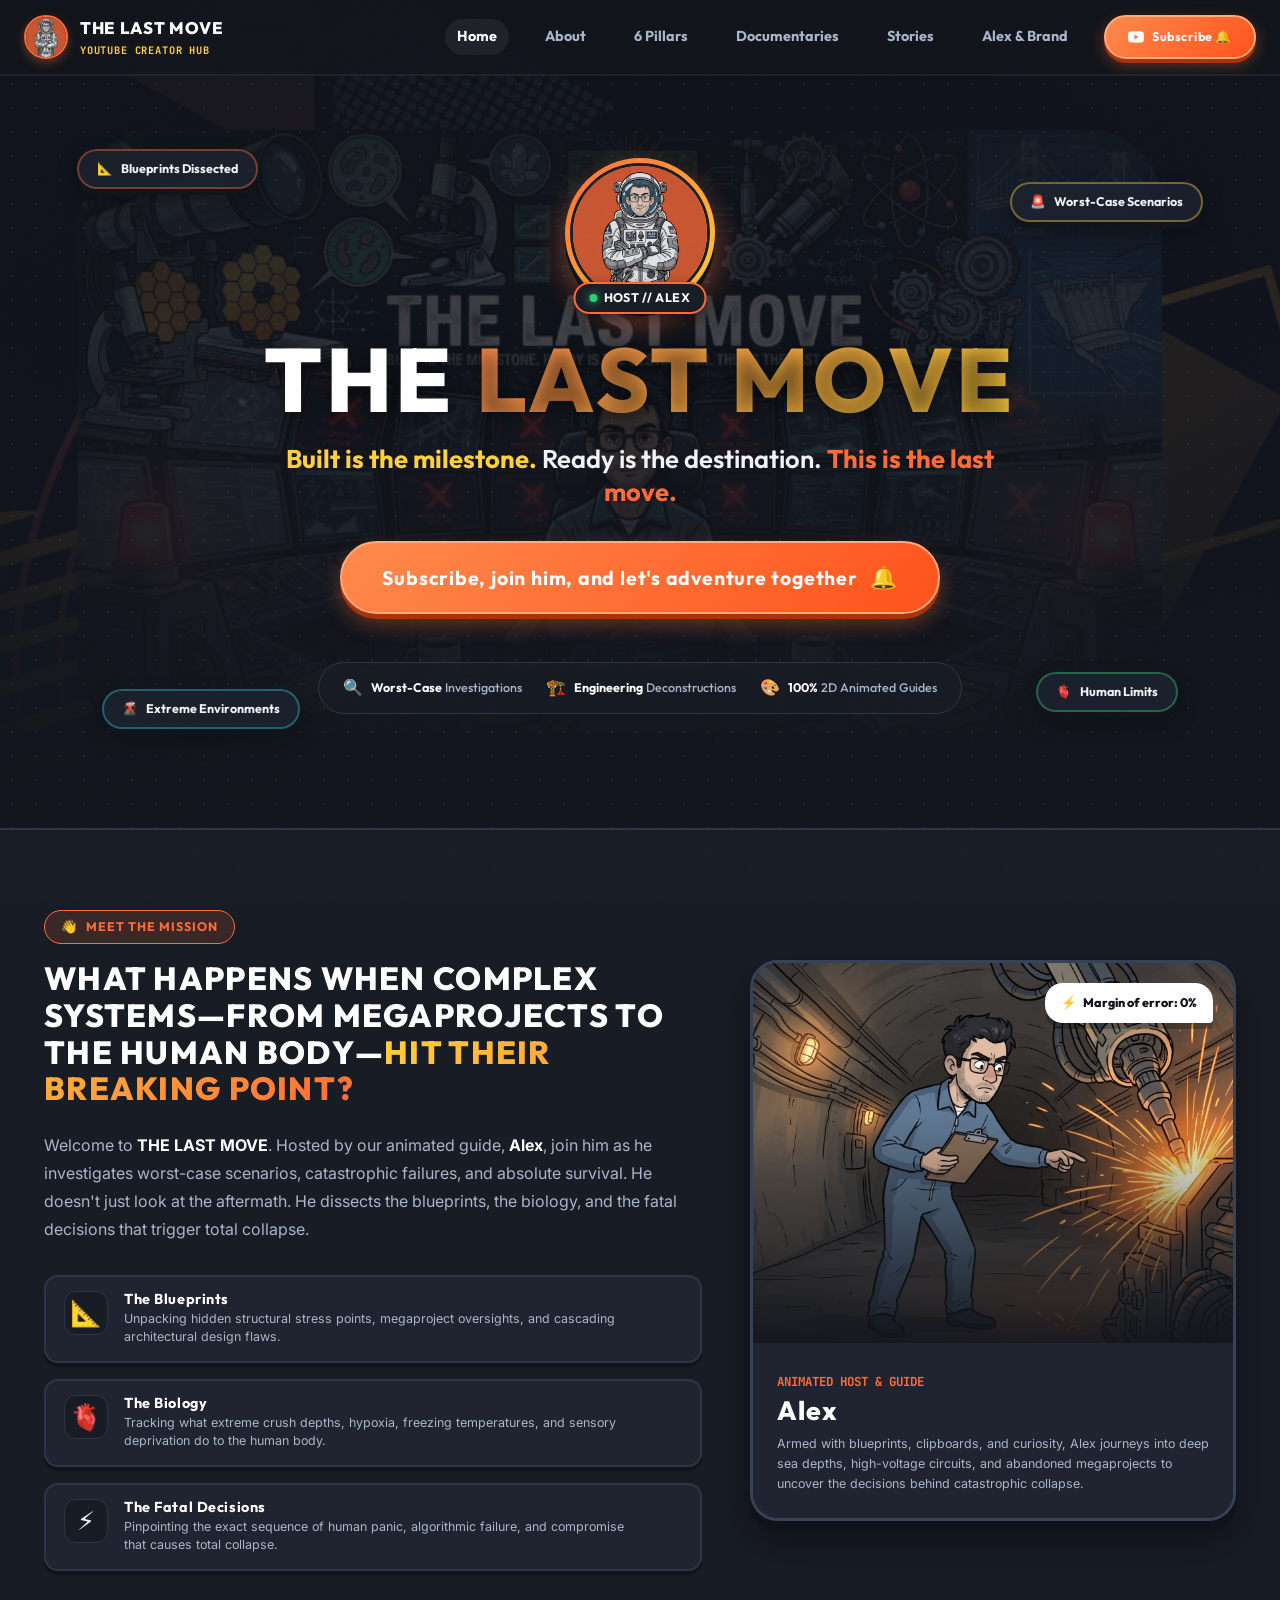
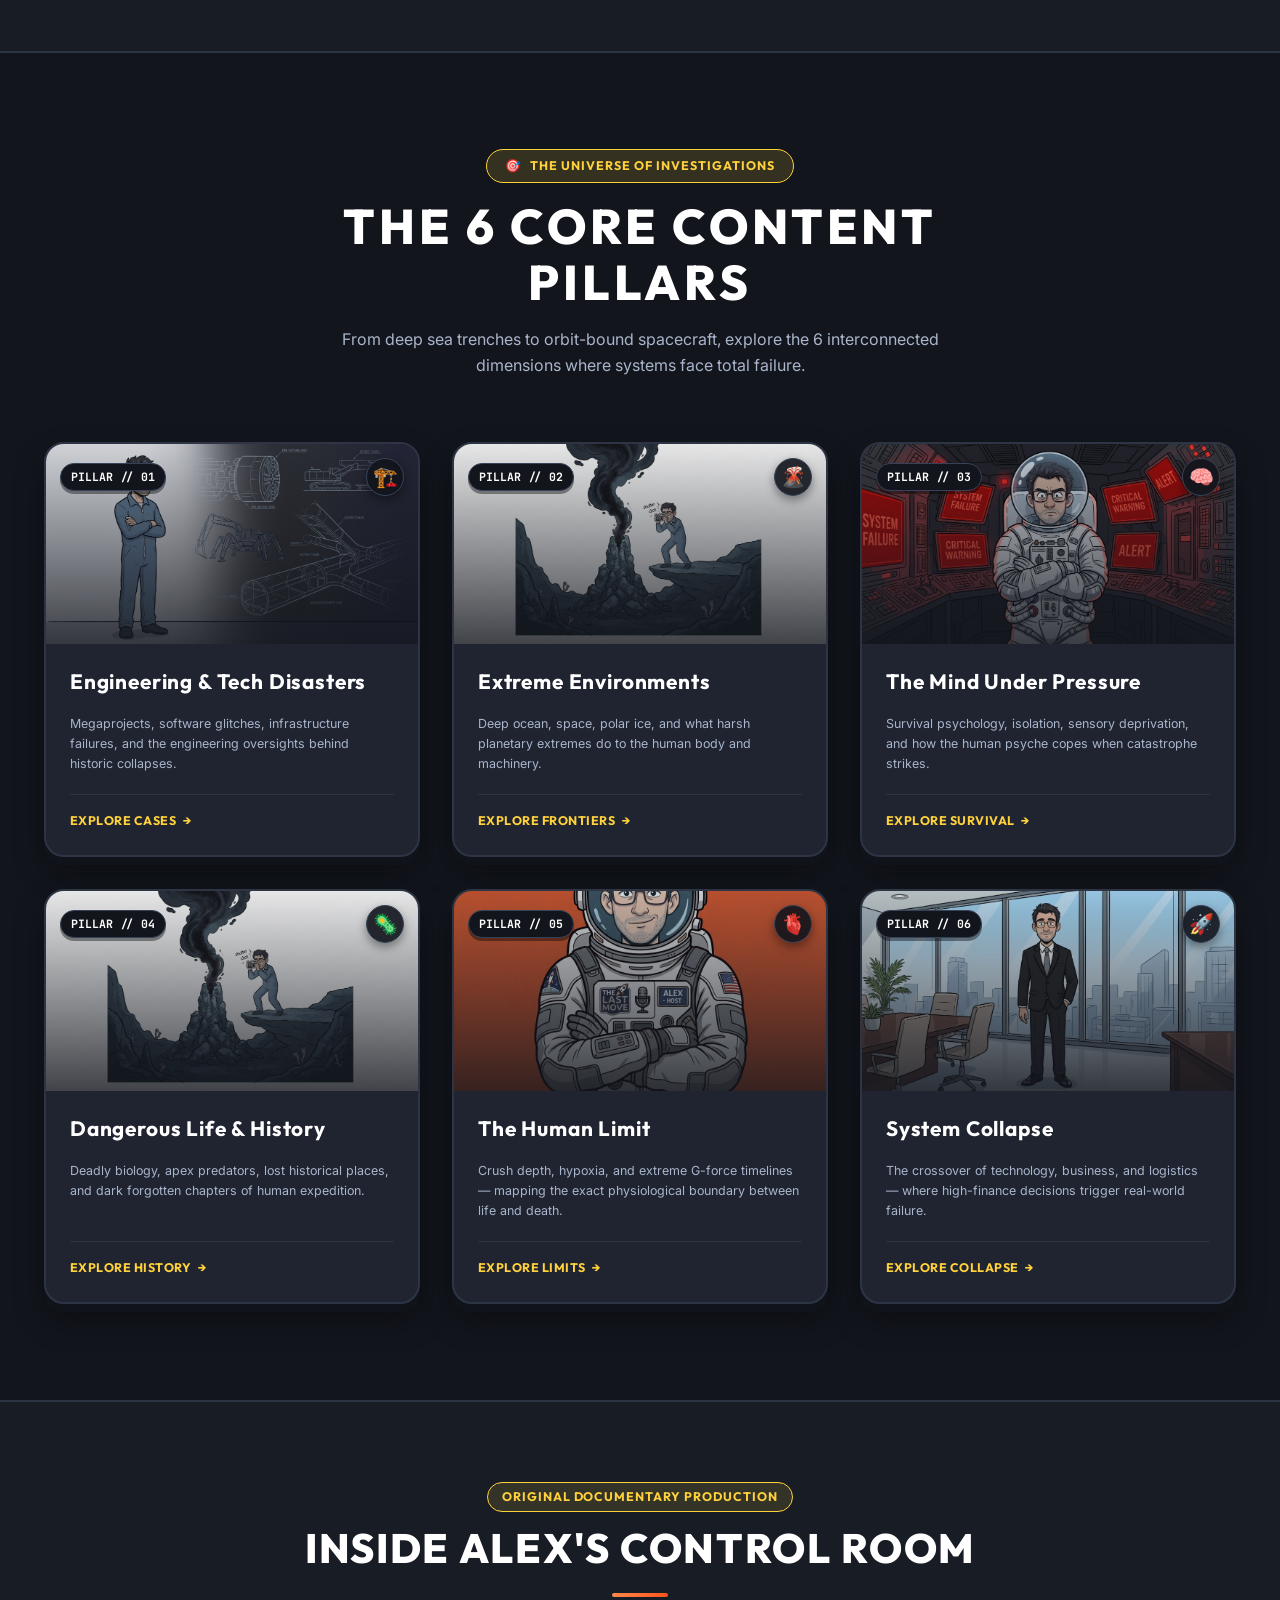
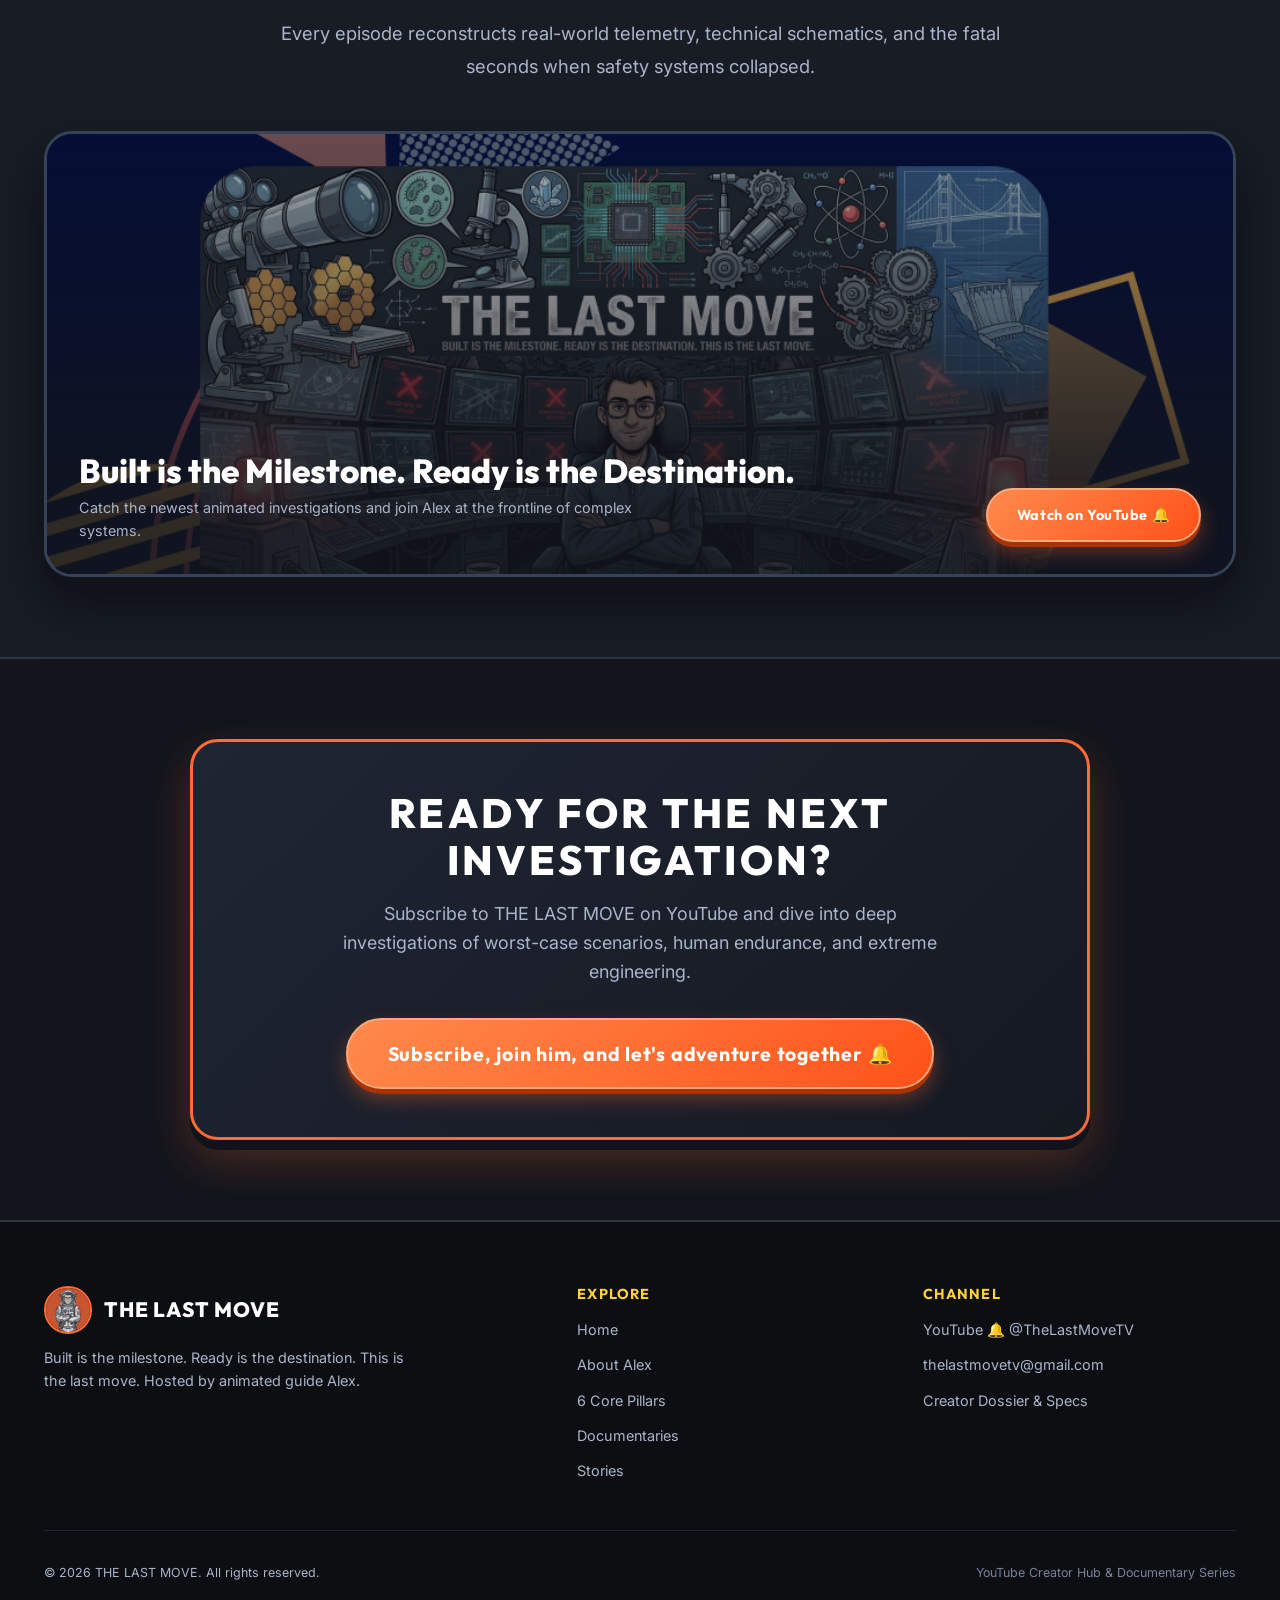
<file: index.html>
﻿<!DOCTYPE html>
<html lang="en">
<head>
  <meta charset="UTF-8">
  <meta name="viewport" content="width=device-width, initial-scale=1.0">
  <title>THE LAST MOVE — Built is the Milestone. Ready is the Destination.</title>
  <meta name="description" content="Welcome to THE LAST MOVE. Hosted by animated guide Alex, investigating worst-case scenarios, catastrophic failures, and absolute survival.">
  <meta name="robots" content="index, follow">
  <link rel="canonical" href="https://thelastmove.com/">

  <!-- Open Graph -->
  <meta property="og:type" content="website">
  <meta property="og:title" content="THE LAST MOVE — Creator Hub">
  <meta property="og:description" content="What happens when complex systems—from megaprojects to the human body—hit their breaking point? Join animated guide Alex.">
  <meta property="og:image" content="assets/alex-banner.png">
  <meta property="og:url" content="https://thelastmove.com/">
  <meta property="og:site_name" content="THE LAST MOVE">

  <!-- Fonts -->
  <link rel="preconnect" href="https://fonts.googleapis.com">
  <link rel="preconnect" href="https://fonts.gstatic.com" crossorigin>
  <link href="https://fonts.googleapis.com/css2?family=Inter:wght@400;500;600;700&family=JetBrains+Mono:wght@500;700&family=Outfit:wght@400;500;600;700;800;900&display=swap" rel="stylesheet">

  <!-- Stylesheets -->
  <link rel="stylesheet" href="css/variables.css?v=3">
  <link rel="stylesheet" href="css/base.css?v=3">
  <link rel="stylesheet" href="css/components.css?v=3">
  <link rel="stylesheet" href="css/hero.css?v=3">
  <link rel="stylesheet" href="css/pages.css?v=3">
  <link rel="stylesheet" href="css/responsive.css?v=3">

  <!-- Schema.org Structured Data -->
  <script type="application/ld+json">
  {
    "@context": "https://schema.org",
    "@type": "YouTubeChannel",
    "name": "THE LAST MOVE",
    "description": "Hosted by animated guide Alex, investigating worst-case scenarios, catastrophic failures, and absolute survival.",
    "url": "https://www.youtube.com/@TheLastMoveTV"
  }
  </script>
</head>
<body>

  <!-- ============================================
       NAVIGATION
       ============================================ -->
  <nav class="nav" id="main-nav" role="navigation" aria-label="Main navigation">
    <div class="nav__inner">
      <a href="index.html" class="nav__brand" aria-label="THE LAST MOVE — Home">
        <div class="nav__logo-wrapper">
          <img src="assets/alex-avatar.jpg" alt="Alex Host" class="nav__logo" width="44" height="44">
        </div>
        <div class="nav__brand-text">
          <span>THE LAST MOVE</span>
          <span class="nav__brand-sub">YOUTUBE CREATOR HUB</span>
        </div>
      </a>

      <button class="nav__toggle" id="nav-toggle" aria-label="Toggle navigation menu" aria-expanded="false">
        <span></span>
        <span></span>
        <span></span>
      </button>

      <div class="nav__links" id="nav-links">
        <a href="index.html" class="nav__link is-active">Home</a>
        <a href="#about" class="nav__link">About</a>
        <a href="#pillars" class="nav__link">6 Pillars</a>
        <a href="documentaries.html" class="nav__link">Documentaries</a>
        <a href="stories.html" class="nav__link">Stories</a>
        <a href="about.html" class="nav__link">Alex & Brand</a>
        <a href="https://www.youtube.com/@TheLastMoveTV" target="_blank" rel="noopener noreferrer" class="nav__cta" id="nav-yt-cta">
          <svg viewBox="0 0 24 24" aria-hidden="true"><path d="M23.5 6.2a3 3 0 0 0-2.1-2.1C19.5 3.5 12 3.5 12 3.5s-7.5 0-9.4.6A3 3 0 0 0 .5 6.2 31.4 31.4 0 0 0 0 12a31.4 31.4 0 0 0 .5 5.8 3 3 0 0 0 2.1 2.1c1.9.6 9.4.6 9.4.6s7.5 0 9.4-.6a3 3 0 0 0 2.1-2.1A31.4 31.4 0 0 0 24 12a31.4 31.4 0 0 0-.5-5.8zM9.6 15.6V8.4l6.3 3.6-6.3 3.6z"/></svg>
          Subscribe 🔔
        </a>
      </div>
    </div>
  </nav>

  <!-- ============================================
       HERO SECTION
       ============================================ -->
  <section class="hero" id="hero" aria-label="Hero">
    <!-- Background Control Room Banner -->
    <div class="hero__bg">
      <img src="assets/alex-banner.png" alt="THE LAST MOVE control room background" class="hero__bg-image" loading="eager">
    </div>

    <div class="hero__overlay" aria-hidden="true"></div>
    <div class="hero__dots" aria-hidden="true"></div>

    <!-- Floating Cartoon Doodle Stickers -->
    <div class="hero__doodle hero__doodle--1" aria-hidden="true">
      <span>📐</span> Blueprints Dissected
    </div>
    <div class="hero__doodle hero__doodle--2" aria-hidden="true">
      <span>🚨</span> Worst-Case Scenarios
    </div>
    <div class="hero__doodle hero__doodle--3" aria-hidden="true">
      <span>🌋</span> Extreme Environments
    </div>
    <div class="hero__doodle hero__doodle--4" aria-hidden="true">
      <span>🫀</span> Human Limits
    </div>

    <!-- Hero Content -->
    <div class="hero__content">
      <!-- Cartoon Profile Picture of Alex Prominently Featured -->
      <div class="hero__profile-wrapper reveal">
        <div class="hero__profile-badge">
          <img src="assets/alex-avatar.jpg" alt="Alex - Animated Guide and Host" class="hero__profile-img" width="150" height="150">
        </div>
        <div class="hero__profile-tag">
          <span class="hero__profile-tag-dot"></span>
          <span>HOST // ALEX</span>
        </div>
      </div>

      <!-- Main Headline -->
      <h1 class="hero__title reveal reveal--delay-1">
        THE <span class="hero__title-accent">LAST MOVE</span>
      </h1>

      <!-- Sub-headline / Tagline -->
      <p class="hero__tagline reveal reveal--delay-2">
        <span class="hero__tagline-highlight">Built is the milestone.</span> Ready is the destination. <span class="hero__tagline-action">This is the last move.</span>
      </p>

      <!-- Action Button -->
      <div class="hero__cta-wrapper reveal reveal--delay-3">
        <a href="https://www.youtube.com/@TheLastMoveTV" target="_blank" rel="noopener noreferrer" class="btn btn--creator-cta" id="hero-main-cta">
          Subscribe, join him, and let's adventure together <span class="cta-bell">🔔</span>
        </a>
      </div>

      <!-- Channel Stats Strip -->
      <div class="hero__stats reveal reveal--delay-4">
        <div class="hero__stat-item">
          <span class="icon">🔍</span>
          <span><strong>Worst-Case</strong> Investigations</span>
        </div>
        <div class="hero__stat-item">
          <span class="icon">🏗️</span>
          <span><strong>Engineering</strong> Deconstructions</span>
        </div>
        <div class="hero__stat-item">
          <span class="icon">🎨</span>
          <span><strong>100%</strong> 2D Animated Guides</span>
        </div>
      </div>
    </div>
  </section>

  <!-- ============================================
       ABOUT / CHANNEL DESCRIPTION SECTION
       ============================================ -->
  <section class="about-section" id="about" aria-label="About THE LAST MOVE">
    <div class="container">
      <div class="about-grid">
        <!-- Left: Text Content -->
        <div class="about-text-content reveal">
          <div class="about-badge">
            <span>👋</span>
            <span>MEET THE MISSION</span>
          </div>

          <h2 class="about-lead">
            What happens when complex systems—from megaprojects to the human body—<span class="about-lead-gradient">hit their breaking point?</span>
          </h2>

          <div class="about-description">
            <p>
              Welcome to <strong>THE LAST MOVE</strong>. Hosted by our animated guide, <strong>Alex</strong>, join him as he investigates worst-case scenarios, catastrophic failures, and absolute survival. He doesn't just look at the aftermath. He dissects the blueprints, the biology, and the fatal decisions that trigger total collapse.
            </p>
          </div>

          <!-- 3 Dissection Pillars -->
          <div class="about-features">
            <div class="about-feature-item">
              <div class="about-feature-icon">📐</div>
              <div>
                <h3 class="about-feature-title">The Blueprints</h3>
                <p class="about-feature-desc">Unpacking hidden structural stress points, megaproject oversights, and cascading architectural design flaws.</p>
              </div>
            </div>

            <div class="about-feature-item">
              <div class="about-feature-icon">🫀</div>
              <div>
                <h3 class="about-feature-title">The Biology</h3>
                <p class="about-feature-desc">Tracking what extreme crush depths, hypoxia, freezing temperatures, and sensory deprivation do to the human body.</p>
              </div>
            </div>

            <div class="about-feature-item">
              <div class="about-feature-icon">⚡</div>
              <div>
                <h3 class="about-feature-title">The Fatal Decisions</h3>
                <p class="about-feature-desc">Pinpointing the exact sequence of human panic, algorithmic failure, and compromise that causes total collapse.</p>
              </div>
            </div>
          </div>
        </div>

        <!-- Right: Animated Host Card -->
        <div class="about-host-wrapper reveal reveal--delay-2">
          <div class="about-host-card">
            <div class="about-host-visual">
              <img src="assets/alex-welding.jpg" alt="Alex investigating system failure in underground tunnel" class="about-host-img">
              <div class="about-host-overlay"></div>
              <div class="about-host-bubble">
                <span>⚡</span>
                <span>Margin of error: 0%</span>
              </div>
            </div>
            <div class="about-host-info">
              <span class="about-host-role">ANIMATED HOST & GUIDE</span>
              <h3 class="about-host-name">Alex</h3>
              <p class="about-host-bio">
                Armed with blueprints, clipboards, and curiosity, Alex journeys into deep sea depths, high-voltage circuits, and abandoned megaprojects to uncover the decisions behind catastrophic collapse.
              </p>
            </div>
          </div>
        </div>
      </div>
    </div>
  </section>

  <!-- ============================================
       THE 6 CORE CONTENT PILLARS (GRID LAYOUT)
       ============================================ -->
  <section class="pillars-section" id="pillars" aria-label="Core Content Pillars">
    <div class="container">
      <div class="pillars-header reveal">
        <div class="pillars-tag">
          <span>🎯</span>
          <span>THE UNIVERSE OF INVESTIGATIONS</span>
        </div>
        <h2 class="pillars-title">The 6 Core Content Pillars</h2>
        <p class="pillars-subtitle">
          From deep sea trenches to orbit-bound spacecraft, explore the 6 interconnected dimensions where systems face total failure.
        </p>
      </div>

      <!-- 3x2 Grid -->
      <div class="pillars-grid">
        <!-- Pillar 1: Engineering & Tech Disasters -->
        <article class="pillar-card pillar-card--1 reveal reveal--delay-1">
          <div class="pillar-card__thumb">
            <img src="assets/alex-blueprints.jpg" alt="Alex reviewing tunnel boring machine blueprints" class="pillar-card__img">
            <div class="pillar-card__overlay"></div>
            <div class="pillar-card__badge-row">
              <span class="pillar-card__number">PILLAR // 01</span>
              <span class="pillar-card__emoji">🏗️</span>
            </div>
          </div>
          <div class="pillar-card__body">
            <div class="pillar-card__header">
              <h3 class="pillar-card__title">Engineering & Tech Disasters</h3>
            </div>
            <p class="pillar-card__topics">
              Megaprojects, software glitches, infrastructure failures, and the engineering oversights behind historic collapses.
            </p>
            <div class="pillar-card__footer">
              <a href="documentaries.html" class="pillar-card__link">
                <span>Explore Cases</span>
                <span>→</span>
              </a>
            </div>
          </div>
        </article>

        <!-- Pillar 2: Extreme Environments -->
        <article class="pillar-card pillar-card--2 reveal reveal--delay-2">
          <div class="pillar-card__thumb">
            <img src="assets/alex-volcano.jpg" alt="Alex photographing volcanic hydrothermal vent" class="pillar-card__img">
            <div class="pillar-card__overlay"></div>
            <div class="pillar-card__badge-row">
              <span class="pillar-card__number">PILLAR // 02</span>
              <span class="pillar-card__emoji">🌋</span>
            </div>
          </div>
          <div class="pillar-card__body">
            <div class="pillar-card__header">
              <h3 class="pillar-card__title">Extreme Environments</h3>
            </div>
            <p class="pillar-card__topics">
              Deep ocean, space, polar ice, and what harsh planetary extremes do to the human body and machinery.
            </p>
            <div class="pillar-card__footer">
              <a href="documentaries.html" class="pillar-card__link">
                <span>Explore Frontiers</span>
                <span>→</span>
              </a>
            </div>
          </div>
        </article>

        <!-- Pillar 3: The Mind Under Pressure -->
        <article class="pillar-card pillar-card--3 reveal reveal--delay-3">
          <div class="pillar-card__thumb">
            <img src="assets/alex-space-alert.jpg" alt="Alex facing system failure alarms in space cockpit" class="pillar-card__img">
            <div class="pillar-card__overlay"></div>
            <div class="pillar-card__badge-row">
              <span class="pillar-card__number">PILLAR // 03</span>
              <span class="pillar-card__emoji">🧠</span>
            </div>
          </div>
          <div class="pillar-card__body">
            <div class="pillar-card__header">
              <h3 class="pillar-card__title">The Mind Under Pressure</h3>
            </div>
            <p class="pillar-card__topics">
              Survival psychology, isolation, sensory deprivation, and how the human psyche copes when catastrophe strikes.
            </p>
            <div class="pillar-card__footer">
              <a href="stories.html" class="pillar-card__link">
                <span>Explore Survival</span>
                <span>→</span>
              </a>
            </div>
          </div>
        </article>

        <!-- Pillar 4: Dangerous Life & History -->
        <article class="pillar-card pillar-card--4 reveal reveal--delay-1">
          <div class="pillar-card__thumb">
            <img src="assets/alex-volcano.jpg" alt="Alex investigating volcanic vents and lost terrain" class="pillar-card__img">
            <div class="pillar-card__overlay"></div>
            <div class="pillar-card__badge-row">
              <span class="pillar-card__number">PILLAR // 04</span>
              <span class="pillar-card__emoji">🦠</span>
            </div>
          </div>
          <div class="pillar-card__body">
            <div class="pillar-card__header">
              <h3 class="pillar-card__title">Dangerous Life & History</h3>
            </div>
            <p class="pillar-card__topics">
              Deadly biology, apex predators, lost historical places, and dark forgotten chapters of human expedition.
            </p>
            <div class="pillar-card__footer">
              <a href="stories.html" class="pillar-card__link">
                <span>Explore History</span>
                <span>→</span>
              </a>
            </div>
          </div>
        </article>

        <!-- Pillar 5: The Human Limit -->
        <article class="pillar-card pillar-card--5 reveal reveal--delay-2">
          <div class="pillar-card__thumb">
            <img src="assets/alex-avatar.jpg" alt="Alex in astronaut suit" class="pillar-card__img">
            <div class="pillar-card__overlay"></div>
            <div class="pillar-card__badge-row">
              <span class="pillar-card__number">PILLAR // 05</span>
              <span class="pillar-card__emoji">🫀</span>
            </div>
          </div>
          <div class="pillar-card__body">
            <div class="pillar-card__header">
              <h3 class="pillar-card__title">The Human Limit</h3>
            </div>
            <p class="pillar-card__topics">
              Crush depth, hypoxia, and extreme G-force timelines — mapping the exact physiological boundary between life and death.
            </p>
            <div class="pillar-card__footer">
              <a href="documentaries.html" class="pillar-card__link">
                <span>Explore Limits</span>
                <span>→</span>
              </a>
            </div>
          </div>
        </article>

        <!-- Pillar 6: System Collapse -->
        <article class="pillar-card pillar-card--6 reveal reveal--delay-3">
          <div class="pillar-card__thumb">
            <img src="assets/alex-executive.jpg" alt="Alex in business suit overlooking city skyline" class="pillar-card__img">
            <div class="pillar-card__overlay"></div>
            <div class="pillar-card__badge-row">
              <span class="pillar-card__number">PILLAR // 06</span>
              <span class="pillar-card__emoji">🚀</span>
            </div>
          </div>
          <div class="pillar-card__body">
            <div class="pillar-card__header">
              <h3 class="pillar-card__title">System Collapse</h3>
            </div>
            <p class="pillar-card__topics">
              The crossover of technology, business, and logistics — where high-finance decisions trigger real-world failure.
            </p>
            <div class="pillar-card__footer">
              <a href="documentaries.html" class="pillar-card__link">
                <span>Explore Collapse</span>
                <span>→</span>
              </a>
            </div>
          </div>
        </article>
      </div>
    </div>
  </section>

  <!-- ============================================
       SHOWCASE / CONTROL ROOM TEASER
       ============================================ -->
  <section class="showcase-section" id="showcase" aria-label="Investigation Showcase">
    <div class="container">
      <div class="section-header text-center reveal">
        <span class="section-header__label">ORIGINAL DOCUMENTARY PRODUCTION</span>
        <h2 class="section-header__title">Inside Alex's Control Room</h2>
        <div class="divider divider--center"></div>
        <p class="section-header__subtitle" style="margin: 0 auto;">
          Every episode reconstructs real-world telemetry, technical schematics, and the fatal seconds when safety systems collapsed.
        </p>
      </div>

      <div class="showcase-banner-card reveal">
        <img src="assets/alex-banner.png" alt="THE LAST MOVE Command Center" class="showcase-banner-img">
        <div class="showcase-banner-overlay">
          <div class="showcase-banner-meta">
            <div>
              <div class="showcase-banner-title">Built is the Milestone. Ready is the Destination.</div>
              <div class="showcase-banner-desc">Catch the newest animated investigations and join Alex at the frontline of complex systems.</div>
            </div>
            <a href="https://www.youtube.com/@TheLastMoveTV" target="_blank" rel="noopener noreferrer" class="btn btn--primary" id="showcase-yt-btn">
              Watch on YouTube 🔔
            </a>
          </div>
        </div>
      </div>
    </div>
  </section>

  <!-- ============================================
       COMMUNITY CALL TO ADVENTURE
       ============================================ -->
  <section class="adventure-cta-section" id="community" aria-label="Join Community">
    <div class="container">
      <div class="adventure-cta-box reveal">
        <h2 class="adventure-cta-title">Ready for the Next Investigation?</h2>
        <p class="adventure-cta-subtitle">
          Subscribe to THE LAST MOVE on YouTube and dive into deep investigations of worst-case scenarios, human endurance, and extreme engineering.
        </p>
        <a href="https://www.youtube.com/@TheLastMoveTV" target="_blank" rel="noopener noreferrer" class="btn btn--creator-cta" id="footer-cta-subscribe">
          Subscribe, join him, and let's adventure together 🔔
        </a>
      </div>
    </div>
  </section>

  <!-- ============================================
       FOOTER
       ============================================ -->
  <footer class="footer" id="footer" role="contentinfo">
    <div class="container">
      <div class="footer__grid">
        <div class="footer__brand">
          <div class="footer__brand-header">
            <img src="assets/alex-avatar.jpg" alt="THE LAST MOVE Alex" class="footer__logo" width="48" height="48">
            <span class="footer__name">THE LAST MOVE</span>
          </div>
          <p class="footer__tagline">
            Built is the milestone. Ready is the destination. This is the last move. Hosted by animated guide Alex.
          </p>
        </div>

        <div>
          <h3 class="footer__heading">Explore</h3>
          <div class="footer__links">
            <a href="index.html" class="footer__link">Home</a>
            <a href="#about" class="footer__link">About Alex</a>
            <a href="#pillars" class="footer__link">6 Core Pillars</a>
            <a href="documentaries.html" class="footer__link">Documentaries</a>
            <a href="stories.html" class="footer__link">Stories</a>
          </div>
        </div>

        <div>
          <h3 class="footer__heading">Channel</h3>
          <div class="footer__links">
            <a href="https://www.youtube.com/@TheLastMoveTV" target="_blank" rel="noopener noreferrer" class="footer__link">
              YouTube 🔔 @TheLastMoveTV
            </a>
            <a href="mailto:thelastmovetv@gmail.com" class="footer__link">
              thelastmovetv@gmail.com
            </a>
            <a href="about.html" class="footer__link">
              Creator Dossier & Specs
            </a>
          </div>
        </div>
      </div>

      <div class="footer__bottom">
        <p class="footer__copy">&copy; 2026 THE LAST MOVE. All rights reserved.</p>
        <div class="footer__legal">
          <span>YouTube Creator Hub & Documentary Series</span>
        </div>
      </div>
    </div>
  </footer>

  <!-- Scripts -->
  <script src="js/data.js"></script>
  <script src="js/main.js"></script>
</body>
</html>
</file>
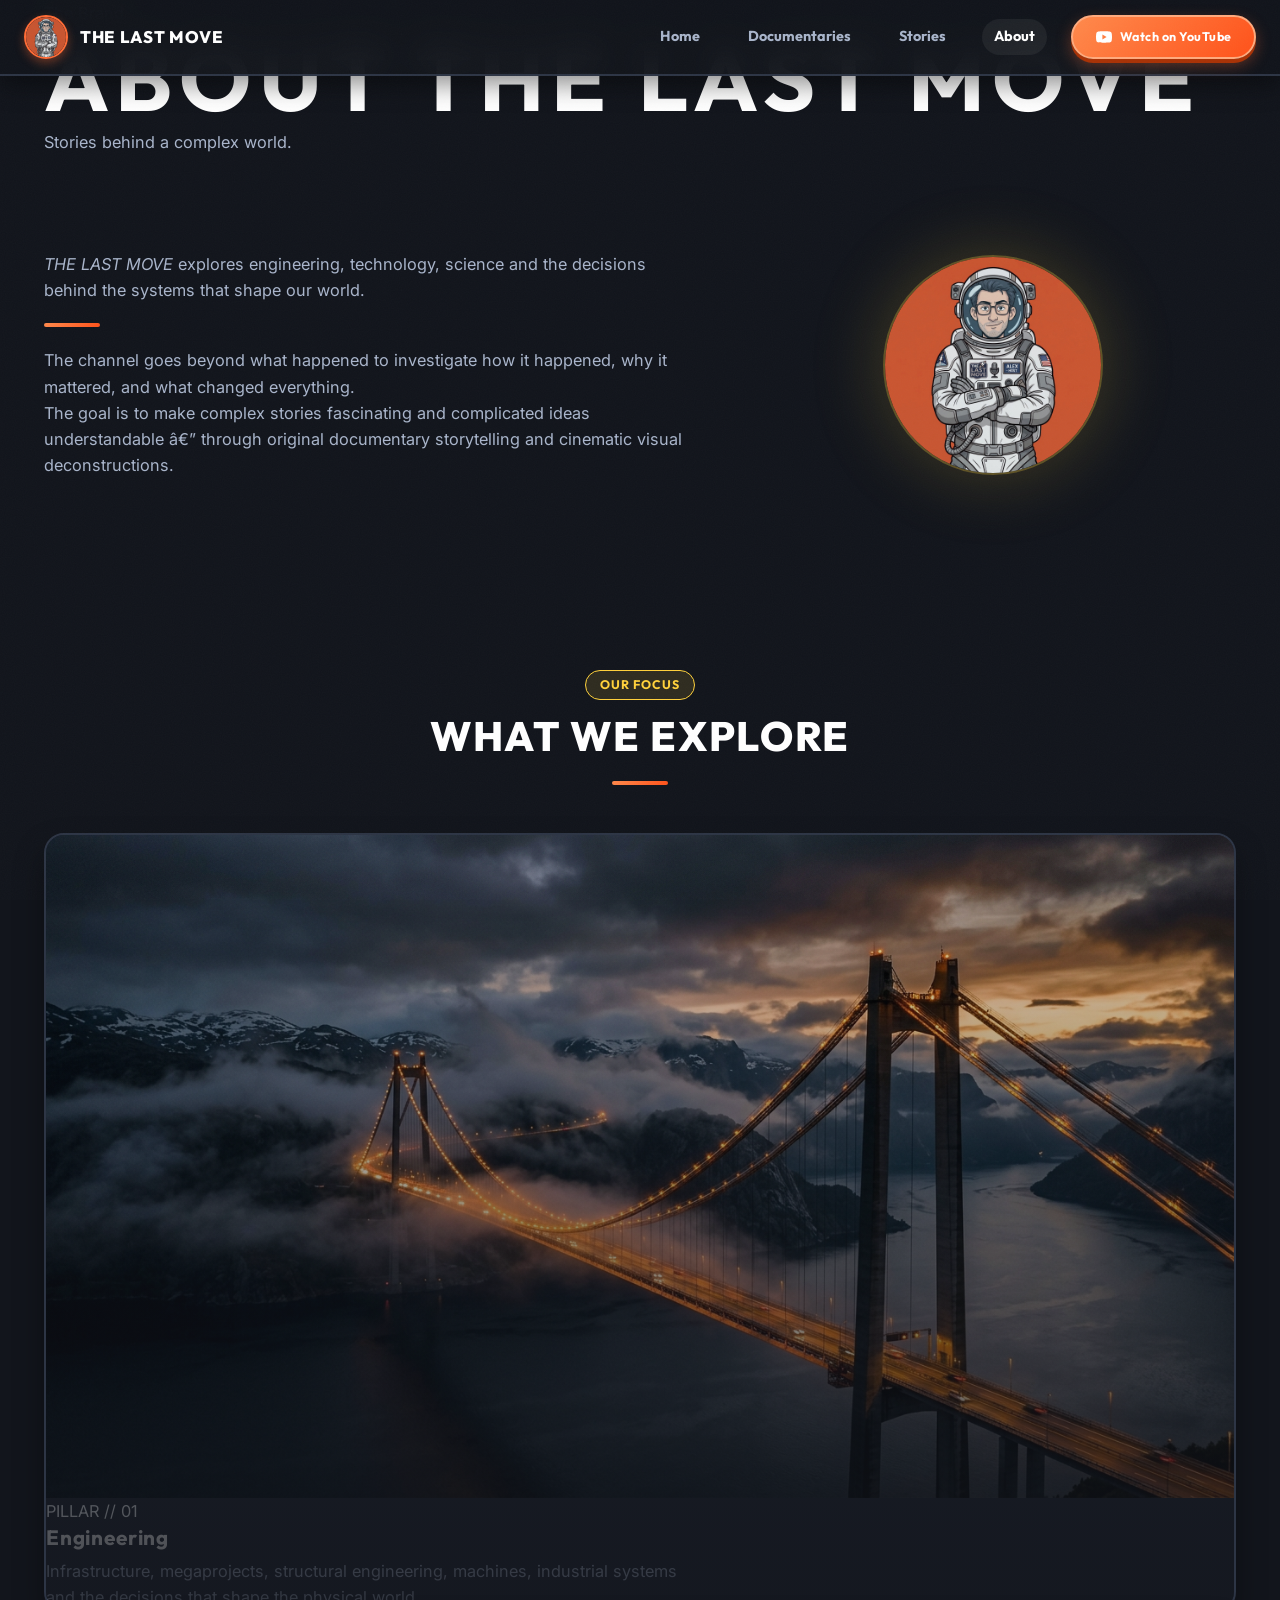
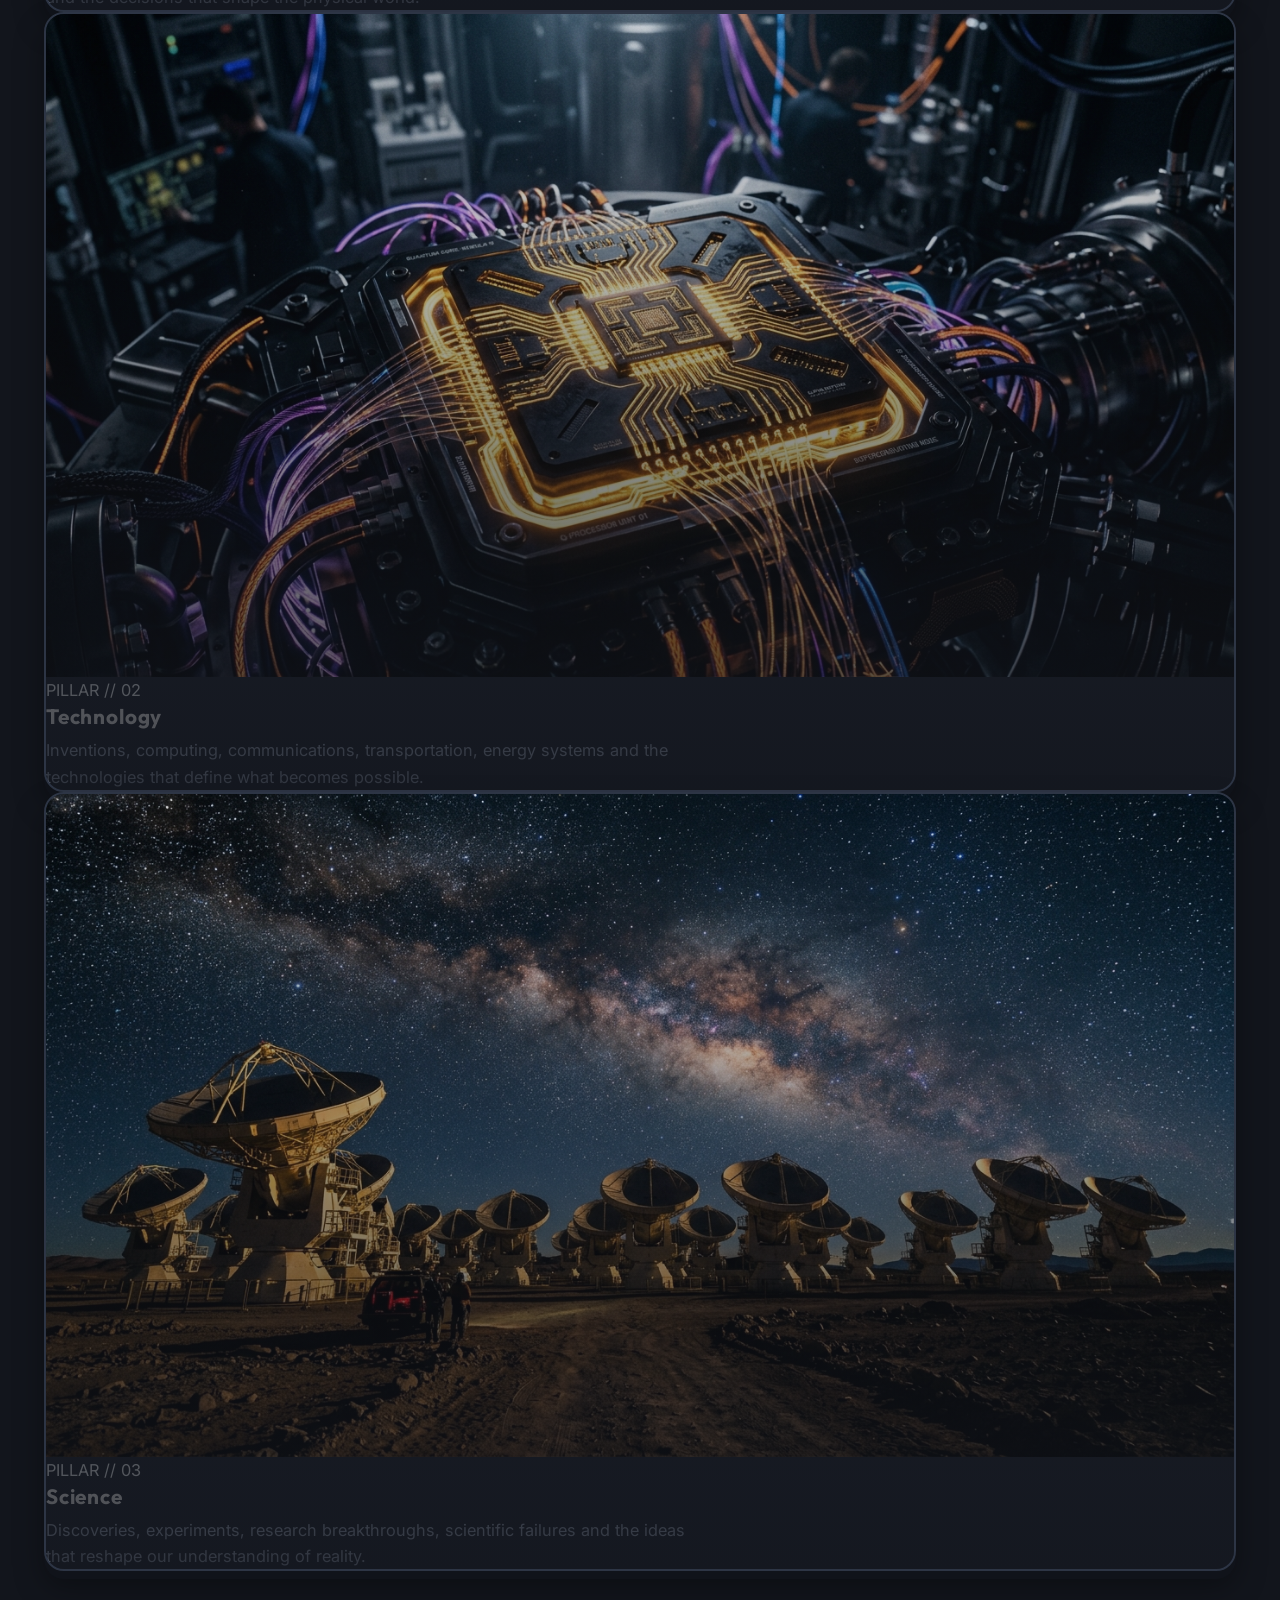
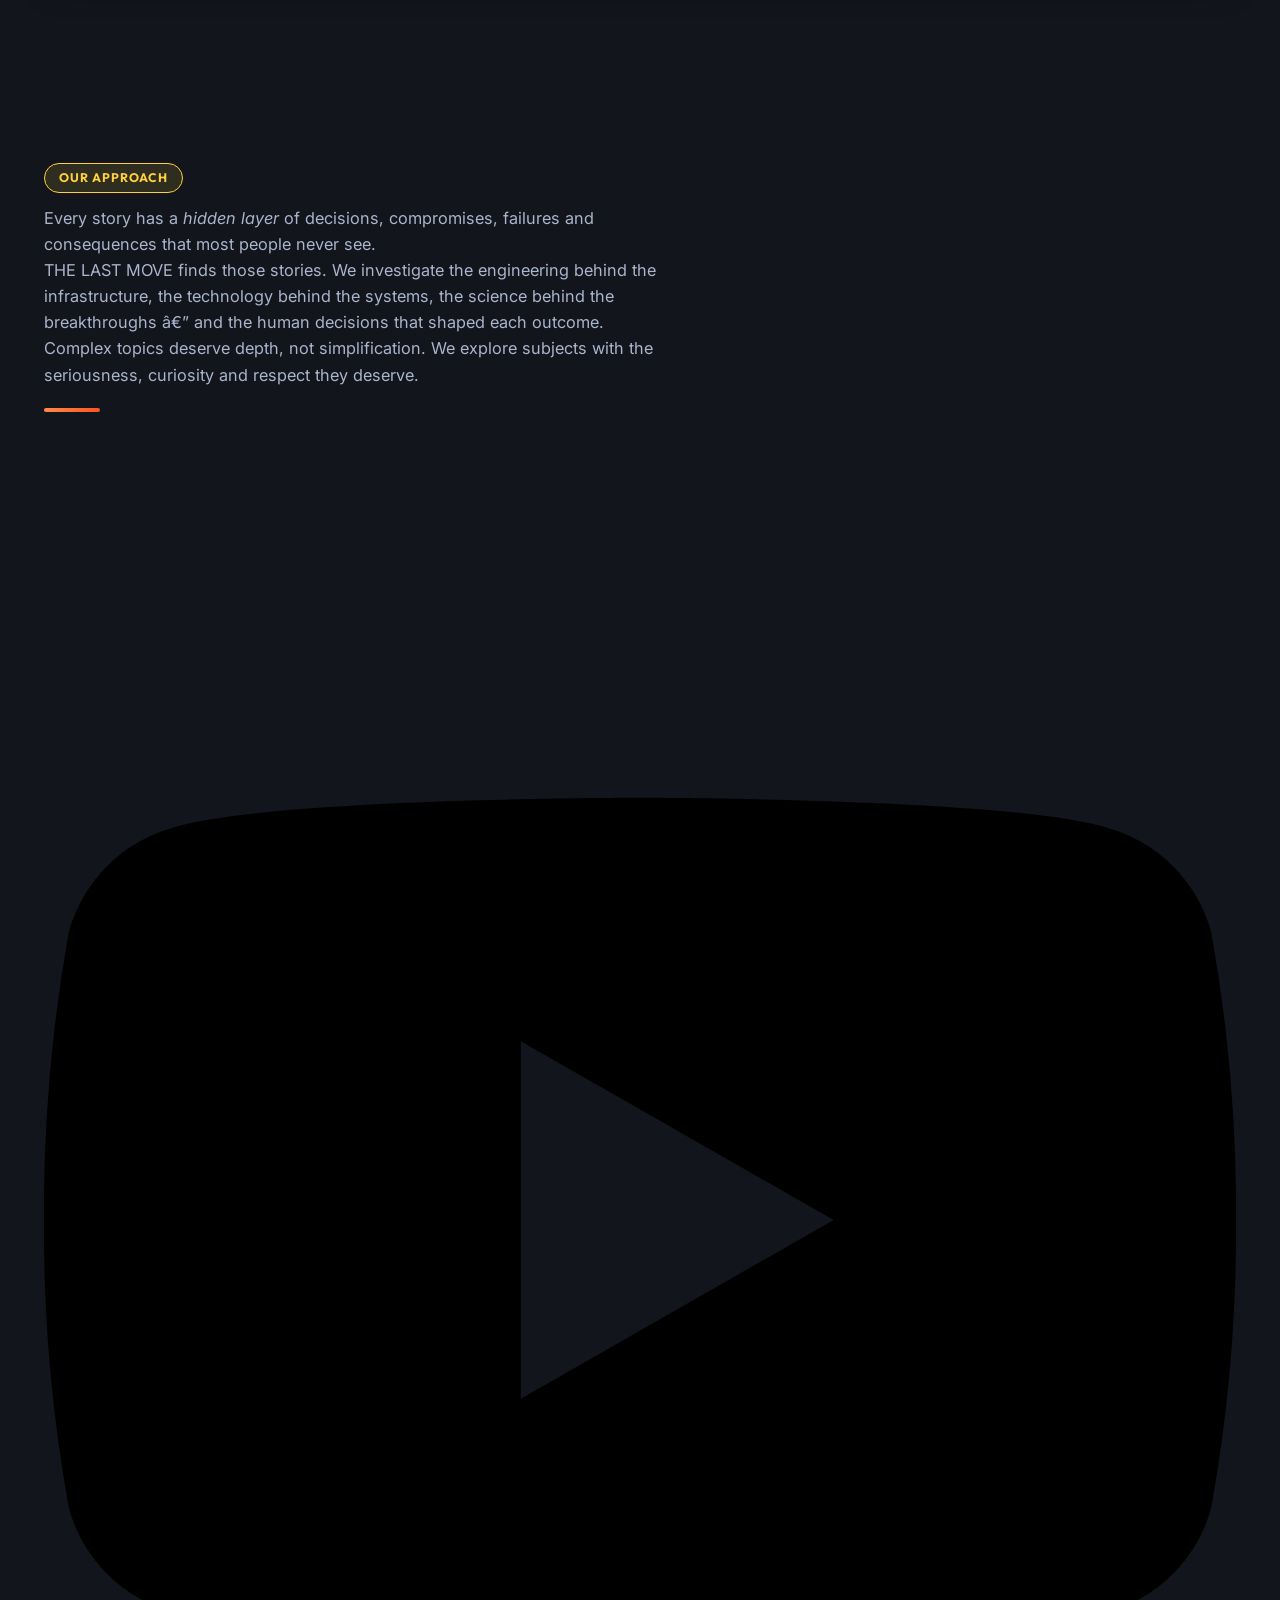
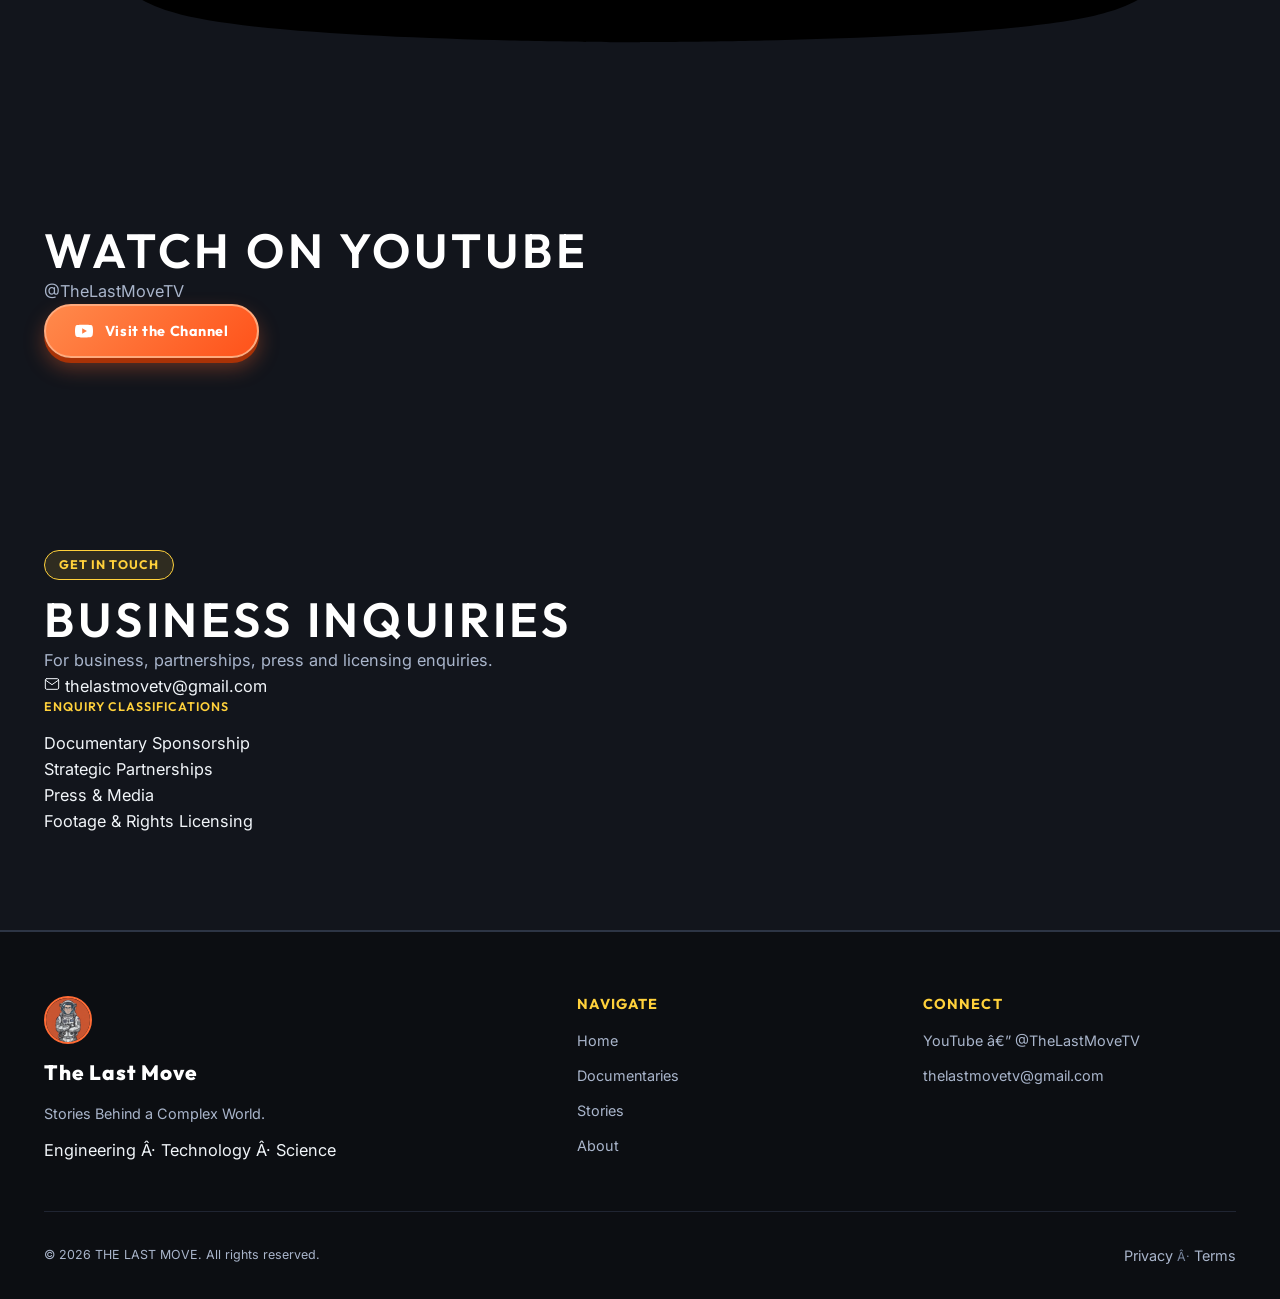
<file: about.html>
﻿<!DOCTYPE html>
<html lang="en">
<head>
  <meta charset="UTF-8">
  <meta name="viewport" content="width=device-width, initial-scale=1.0">
  <title>About â€” THE LAST MOVE</title>
  <meta name="description" content="THE LAST MOVE explores engineering, technology, science and the decisions behind the systems that shape our world. Learn about the documentary brand.">
  <meta name="robots" content="index, follow">
  <link rel="canonical" href="https://thelastmove.com/about">

  <!-- Open Graph -->
  <meta property="og:type" content="website">
  <meta property="og:title" content="About â€” THE LAST MOVE">
  <meta property="og:description" content="THE LAST MOVE explores engineering, technology, science and the decisions behind the systems that shape our world.">
  <meta property="og:image" content="assets/og-image.jpg">
  <meta property="og:site_name" content="THE LAST MOVE">

  <!-- Fonts -->
  <link rel="preconnect" href="https://fonts.googleapis.com">
  <link rel="preconnect" href="https://fonts.gstatic.com" crossorigin>
  <link href="https://fonts.googleapis.com/css2?family=Inter:wght@300;400;500;600&family=JetBrains+Mono:wght@400;500;700&family=Outfit:wght@300;400;500;600;700;800;900&display=swap" rel="stylesheet">

  <!-- Styles -->
  <link rel="stylesheet" href="css/variables.css?v=3">
  <link rel="stylesheet" href="css/base.css?v=3">
  <link rel="stylesheet" href="css/components.css?v=3">
  <link rel="stylesheet" href="css/hero.css?v=3">
  <link rel="stylesheet" href="css/pages.css?v=3">
  <link rel="stylesheet" href="css/responsive.css?v=3">
</head>
<body>

  <!-- Navigation -->
  <nav class="nav is-scrolled" id="main-nav" role="navigation" aria-label="Main navigation">
    <div class="nav__inner">
      <a href="index.html" class="nav__brand" aria-label="THE LAST MOVE â€” Home">
        <img src="assets/alex-avatar.jpg" alt="THE LAST MOVE logo" class="nav__logo" width="42" height="42">
        <span class="nav__brand-text">The Last Move</span>
      </a>

      <button class="nav__toggle" id="nav-toggle" aria-label="Toggle navigation menu" aria-expanded="false">
        <span></span>
        <span></span>
        <span></span>
      </button>

      <div class="nav__links" id="nav-links">
        <a href="index.html" class="nav__link">Home</a>
        <a href="documentaries.html" class="nav__link">Documentaries</a>
        <a href="stories.html" class="nav__link">Stories</a>
        <a href="about.html" class="nav__link is-active">About</a>
        <a href="https://www.youtube.com/@TheLastMoveTV" target="_blank" rel="noopener noreferrer" class="nav__cta">
          <svg viewBox="0 0 24 24" aria-hidden="true"><path d="M23.5 6.2a3 3 0 0 0-2.1-2.1C19.5 3.5 12 3.5 12 3.5s-7.5 0-9.4.6A3 3 0 0 0 .5 6.2 31.4 31.4 0 0 0 0 12a31.4 31.4 0 0 0 .5 5.8 3 3 0 0 0 2.1 2.1c1.9.6 9.4.6 9.4.6s7.5 0 9.4-.6a3 3 0 0 0 2.1-2.1A31.4 31.4 0 0 0 24 12a31.4 31.4 0 0 0-.5-5.8zM9.6 15.6V8.4l6.3 3.6-6.3 3.6z"/></svg>
          Watch on YouTube
        </a>
      </div>
    </div>
  </nav>

  <!-- Page Header -->
  <header class="page-header">
    <div class="container">
      <p class="page-header__label reveal">The Brand</p>
      <h1 class="page-header__title reveal">About The Last Move</h1>
      <p class="page-header__subtitle reveal">
        Stories behind a complex world.
      </p>
    </div>
  </header>

  <!-- About Content -->
  <section class="section about-content" aria-label="About THE LAST MOVE">
    <div class="container">
      <div class="about-grid">
        <div class="reveal">
          <p class="about-statement">
            <em>THE LAST MOVE</em> explores engineering, technology, science and the decisions behind the systems that shape our world.
          </p>
          <div class="divider"></div>
          <p class="about-body">
            The channel goes beyond what happened to investigate how it happened, why it mattered, and what changed everything.
          </p>
          <p class="about-body">
            The goal is to make complex stories fascinating and complicated ideas understandable â€” through original documentary storytelling and cinematic visual deconstructions.
          </p>
        </div>

        <div class="reveal reveal--delay-1" style="display: flex; align-items: center; justify-content: center;">
          <img src="assets/alex-avatar.jpg" alt="THE LAST MOVE logo" style="width: 220px; height: 220px; border-radius: 50%; object-fit: cover; margin: 0 auto; display: block; border: 2px solid rgba(212, 175, 55, 0.4); box-shadow: 0 0 70px rgba(212, 175, 55, 0.25);">
        </div>
      </div>
    </div>
  </section>

  <!-- What We Explore -->
  <section class="section about-explore" aria-label="What we explore">
    <div class="container">
      <div class="section-header text-center reveal">
        <p class="section-header__label" style="justify-content: center;">Our Focus</p>
        <h2 class="section-header__title">What We Explore</h2>
        <div class="divider divider--center"></div>
      </div>

      <div class="pillars__grid">
        <article class="pillar-card reveal reveal--delay-1">
          <img src="assets/pillar-engineering.jpg" alt="Engineering" class="pillar-card__bg">
          <div class="pillar-card__overlay"></div>
          <div class="pillar-card__content">
            <span class="pillar-card__tag">PILLAR // 01</span>
            <h3 class="pillar-card__title">Engineering</h3>
            <div class="pillar-card__divider"></div>
            <p class="pillar-card__text">
              Infrastructure, megaprojects, structural engineering, machines, industrial systems and the decisions that shape the physical world.
            </p>
          </div>
        </article>

        <article class="pillar-card reveal reveal--delay-2">
          <img src="assets/pillar-technology.jpg" alt="Technology" class="pillar-card__bg">
          <div class="pillar-card__overlay"></div>
          <div class="pillar-card__content">
            <span class="pillar-card__tag">PILLAR // 02</span>
            <h3 class="pillar-card__title">Technology</h3>
            <div class="pillar-card__divider"></div>
            <p class="pillar-card__text">
              Inventions, computing, communications, transportation, energy systems and the technologies that define what becomes possible.
            </p>
          </div>
        </article>

        <article class="pillar-card reveal reveal--delay-3">
          <img src="assets/pillar-science.jpg" alt="Science" class="pillar-card__bg">
          <div class="pillar-card__overlay"></div>
          <div class="pillar-card__content">
            <span class="pillar-card__tag">PILLAR // 03</span>
            <h3 class="pillar-card__title">Science</h3>
            <div class="pillar-card__divider"></div>
            <p class="pillar-card__text">
              Discoveries, experiments, research breakthroughs, scientific failures and the ideas that reshape our understanding of reality.
            </p>
          </div>
        </article>
      </div>
    </div>
  </section>

  <!-- Our Approach -->
  <section class="section editorial" aria-label="Our approach">
    <div class="container">
      <div class="editorial__content reveal">
        <p class="section-header__label">Our Approach</p>
        <p class="editorial__lead">
          Every story has a <em>hidden layer</em> of decisions, compromises, failures and consequences that most people never see.
        </p>
        <p class="editorial__text">
          THE LAST MOVE finds those stories. We investigate the engineering behind the infrastructure, the technology behind the systems, the science behind the breakthroughs â€” and the human decisions that shaped each outcome.
        </p>
        <p class="editorial__text">
          Complex topics deserve depth, not simplification. We explore subjects with the seriousness, curiosity and respect they deserve.
        </p>
        <div class="divider"></div>
      </div>
    </div>
  </section>

  <!-- YouTube Connection -->
  <section class="section youtube-cta" aria-label="YouTube">
    <div class="container">
      <div class="reveal">
        <a href="https://www.youtube.com/@TheLastMoveTV" target="_blank" rel="noopener noreferrer" class="youtube-cta__icon" aria-hidden="true">
          <svg viewBox="0 0 24 24"><path d="M23.5 6.2a3 3 0 0 0-2.1-2.1C19.5 3.5 12 3.5 12 3.5s-7.5 0-9.4.6A3 3 0 0 0 .5 6.2 31.4 31.4 0 0 0 0 12a31.4 31.4 0 0 0 .5 5.8 3 3 0 0 0 2.1 2.1c1.9.6 9.4.6 9.4.6s7.5 0 9.4-.6a3 3 0 0 0 2.1-2.1A31.4 31.4 0 0 0 24 12a31.4 31.4 0 0 0-.5-5.8zM9.6 15.6V8.4l6.3 3.6-6.3 3.6z"/></svg>
        </a>
        <h2 class="youtube-cta__title">Watch on YouTube</h2>
        <p class="youtube-cta__handle">@TheLastMoveTV</p>
        <a href="https://www.youtube.com/@TheLastMoveTV" target="_blank" rel="noopener noreferrer" class="btn btn--primary" id="about-yt-cta">
          <svg viewBox="0 0 24 24" aria-hidden="true" style="width:18px;height:18px;fill:currentColor;"><path d="M23.5 6.2a3 3 0 0 0-2.1-2.1C19.5 3.5 12 3.5 12 3.5s-7.5 0-9.4.6A3 3 0 0 0 .5 6.2 31.4 31.4 0 0 0 0 12a31.4 31.4 0 0 0 .5 5.8 3 3 0 0 0 2.1 2.1c1.9.6 9.4.6 9.4.6s7.5 0 9.4-.6a3 3 0 0 0 2.1-2.1A31.4 31.4 0 0 0 24 12a31.4 31.4 0 0 0-.5-5.8zM9.6 15.6V8.4l6.3 3.6-6.3 3.6z"/></svg>
          Visit the Channel
        </a>
      </div>
    </div>
  </section>

  <!-- Business Contact -->
  <section class="section contact" id="contact" aria-label="Business inquiries">
    <div class="container">
      <div class="contact__grid">
        <div class="reveal">
          <p class="section-header__label">Get in Touch</p>
          <h2 class="contact__heading">Business Inquiries</h2>
          <p class="contact__text">
            For business, partnerships, press and licensing enquiries.
          </p>
          <a href="mailto:thelastmovetv@gmail.com" class="contact__email" id="about-email-cta">
            <svg width="16" height="16" viewBox="0 0 24 24" fill="none" stroke="currentColor" stroke-width="1.5" stroke-linecap="round" stroke-linejoin="round" aria-hidden="true"><path d="M4 4h16c1.1 0 2 .9 2 2v12c0 1.1-.9 2-2 2H4c-1.1 0-2-.9-2-2V6c0-1.1.9-2 2-2z"></path><polyline points="22,6 12,13 2,6"></polyline></svg>
            thelastmovetv@gmail.com
          </a>
        </div>

        <div class="reveal reveal--delay-1">
          <h3 style="font-family: var(--font-display); font-size: var(--text-xs); letter-spacing: var(--tracking-wider); text-transform: uppercase; color: var(--color-gold); margin-bottom: var(--space-4);">Enquiry Classifications</h3>
          <div class="contact__purposes">
            <div class="contact__purpose">Documentary Sponsorship</div>
            <div class="contact__purpose">Strategic Partnerships</div>
            <div class="contact__purpose">Press &amp; Media</div>
            <div class="contact__purpose">Footage &amp; Rights Licensing</div>
          </div>
        </div>
      </div>
    </div>
  </section>

  <!-- Footer -->
  <footer class="footer" role="contentinfo">
    <div class="container">
      <div class="footer__grid">
        <div class="footer__brand">
          <img src="assets/alex-avatar.jpg" alt="THE LAST MOVE" class="footer__logo" width="48" height="48">
          <span class="footer__name">The Last Move</span>
          <span class="footer__tagline">Stories Behind a Complex World.</span>
          <span class="footer__categories">Engineering Â· Technology Â· Science</span>
        </div>
        <div>
          <h3 class="footer__heading">Navigate</h3>
          <div class="footer__links">
            <a href="index.html" class="footer__link">Home</a>
            <a href="documentaries.html" class="footer__link">Documentaries</a>
            <a href="stories.html" class="footer__link">Stories</a>
            <a href="about.html" class="footer__link">About</a>
          </div>
        </div>
        <div>
          <h3 class="footer__heading">Connect</h3>
          <div class="footer__links">
            <a href="https://www.youtube.com/@TheLastMoveTV" target="_blank" rel="noopener noreferrer" class="footer__link">YouTube â€” @TheLastMoveTV</a>
            <a href="mailto:thelastmovetv@gmail.com" class="footer__link">thelastmovetv@gmail.com</a>
          </div>
        </div>
      </div>
      <div class="footer__bottom">
        <p class="footer__copy">&copy; 2026 THE LAST MOVE. All rights reserved.</p>
        <div class="footer__legal">
          <a href="#" class="footer__link">Privacy</a>
          <span style="color: var(--color-grey);">Â·</span>
          <a href="#" class="footer__link">Terms</a>
        </div>
      </div>
    </div>
  </footer>

  <script src="js/data.js"></script>
  <script src="js/main.js"></script>
</body>
</html>
</file>
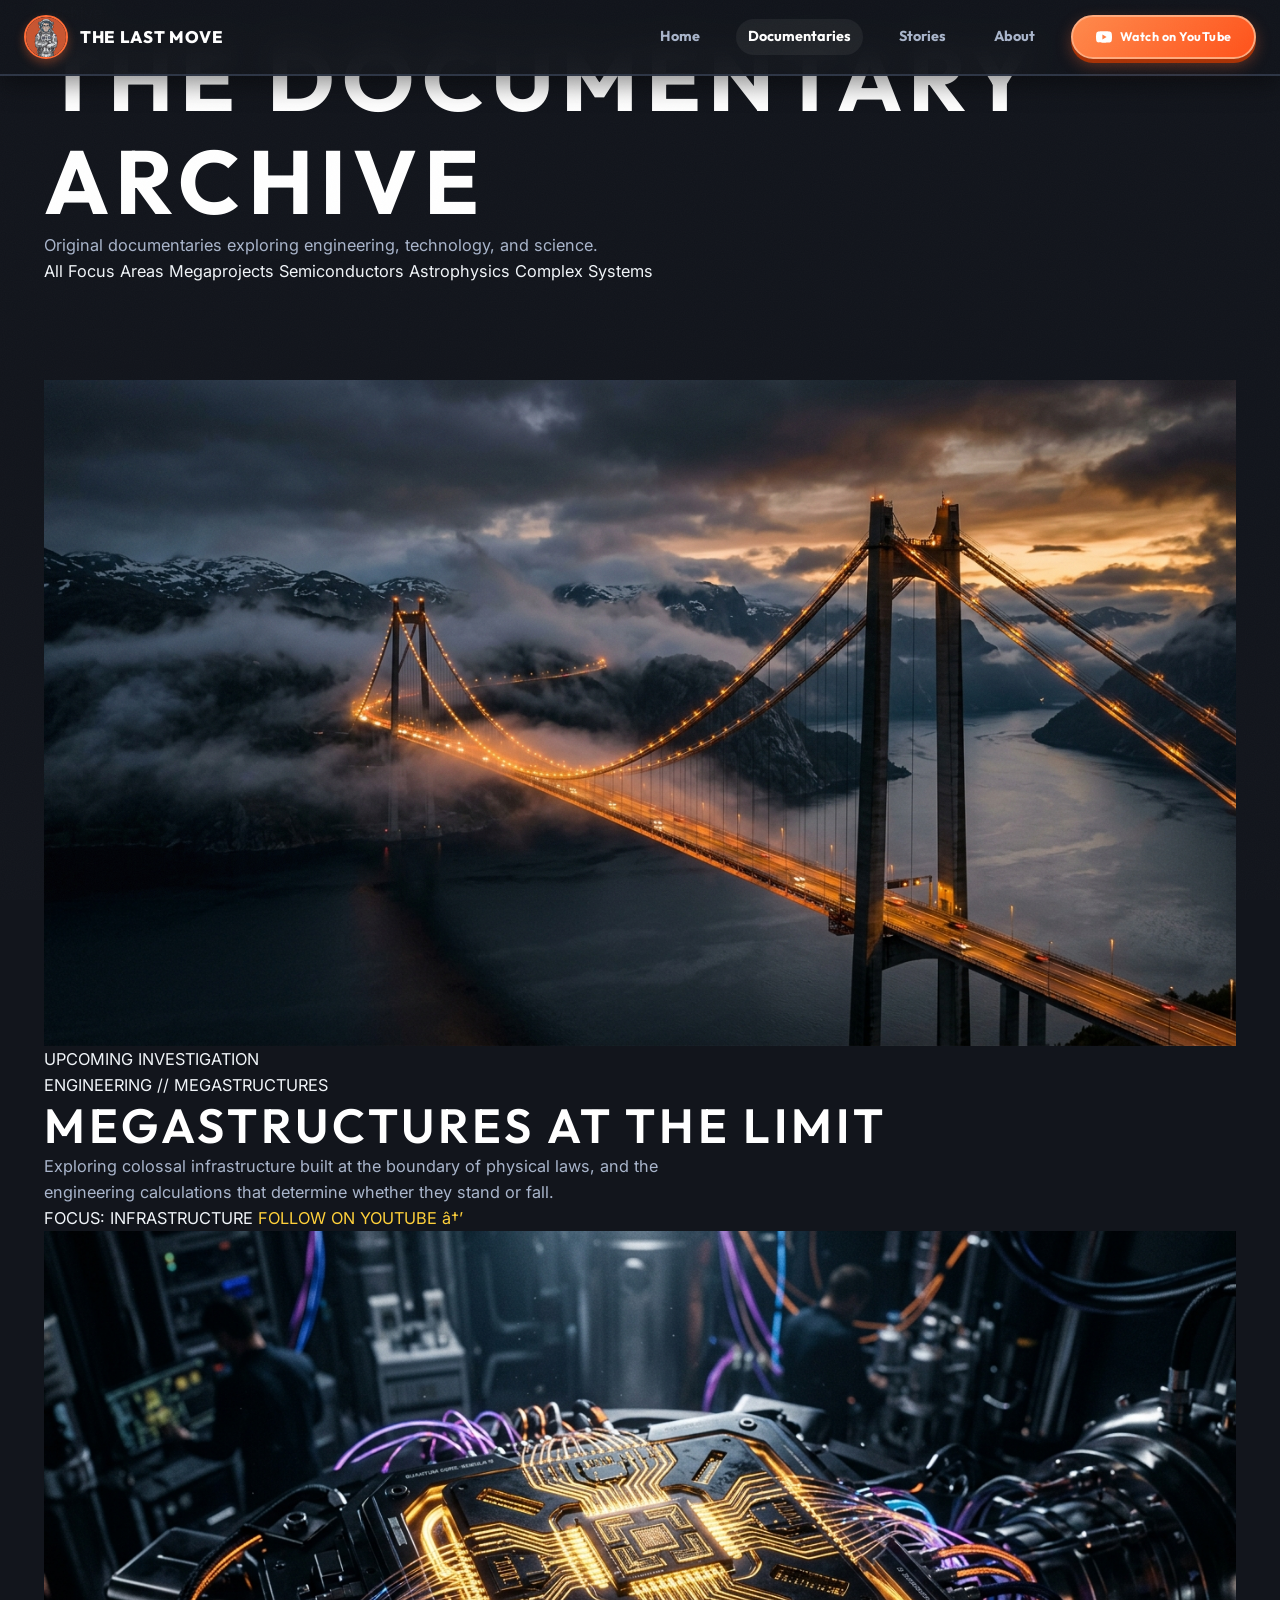
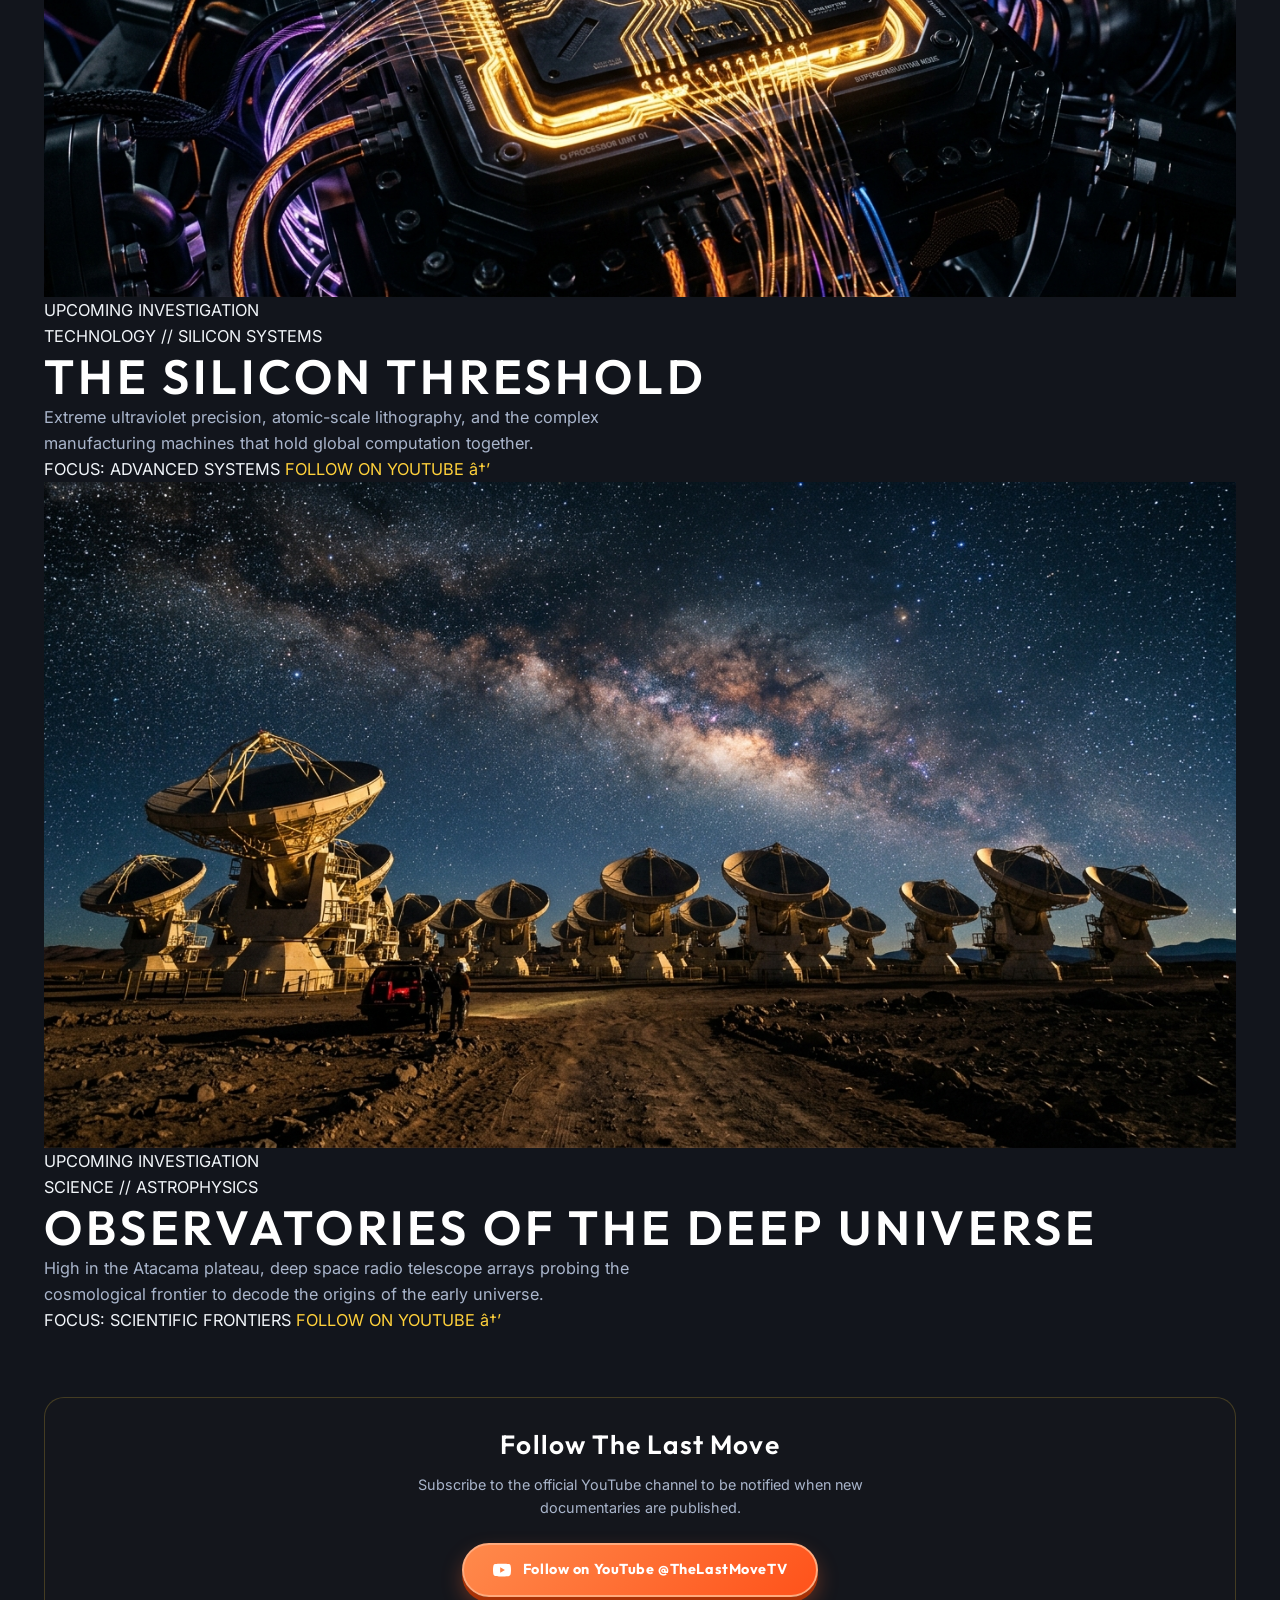
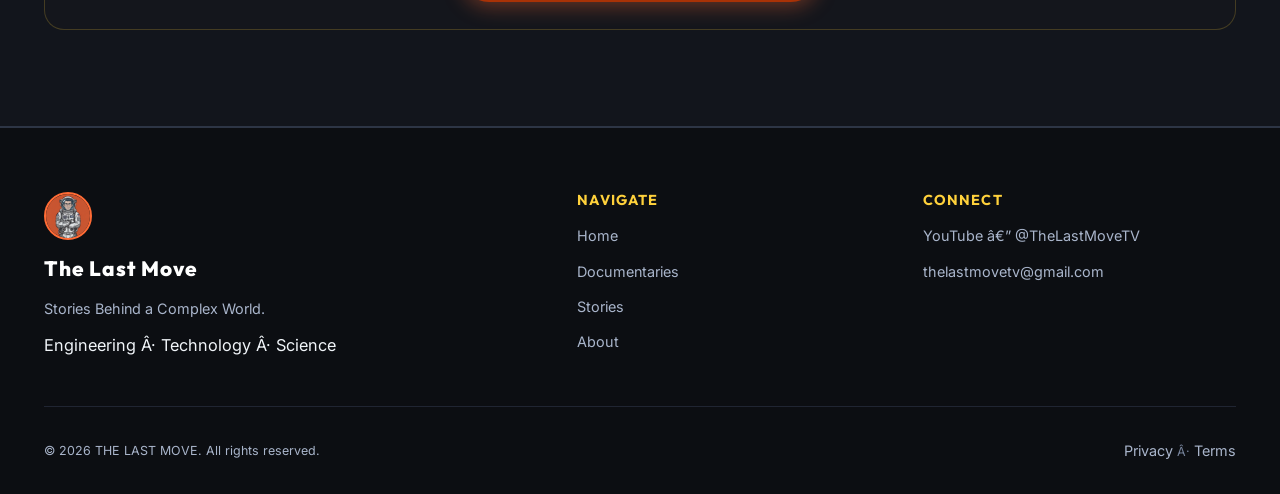
<file: documentaries.html>
﻿<!DOCTYPE html>
<html lang="en">
<head>
  <meta charset="UTF-8">
  <meta name="viewport" content="width=device-width, initial-scale=1.0">
  <title>Documentaries â€” THE LAST MOVE</title>
  <meta name="description" content="Original documentaries exploring engineering, technology, science and the decisions behind the systems that shape our world. The documentary archive and upcoming production slate of THE LAST MOVE.">
  <meta name="robots" content="index, follow">
  <link rel="canonical" href="https://thelastmove.com/documentaries">

  <!-- Open Graph -->
  <meta property="og:type" content="website">
  <meta property="og:title" content="Documentary Slate â€” THE LAST MOVE">
  <meta property="og:description" content="Original documentaries exploring engineering, technology, science and the decisions behind the systems that shape our world.">
  <meta property="og:image" content="assets/og-image.jpg">
  <meta property="og:site_name" content="THE LAST MOVE">

  <!-- Fonts -->
  <link rel="preconnect" href="https://fonts.googleapis.com">
  <link rel="preconnect" href="https://fonts.gstatic.com" crossorigin>
  <link href="https://fonts.googleapis.com/css2?family=Inter:wght@300;400;500;600&family=JetBrains+Mono:wght@400;500;700&family=Outfit:wght@300;400;500;600;700;800;900&display=swap" rel="stylesheet">

  <!-- Styles -->
  <link rel="stylesheet" href="css/variables.css?v=3">
  <link rel="stylesheet" href="css/base.css?v=3">
  <link rel="stylesheet" href="css/components.css?v=3">
  <link rel="stylesheet" href="css/hero.css?v=3">
  <link rel="stylesheet" href="css/pages.css?v=3">
  <link rel="stylesheet" href="css/responsive.css?v=3">
</head>
<body>

  <!-- Navigation -->
  <nav class="nav is-scrolled" id="main-nav" role="navigation" aria-label="Main navigation">
    <div class="nav__inner">
      <a href="index.html" class="nav__brand" aria-label="THE LAST MOVE â€” Home">
        <img src="assets/alex-avatar.jpg" alt="THE LAST MOVE logo" class="nav__logo" width="42" height="42">
        <span class="nav__brand-text">The Last Move</span>
      </a>

      <button class="nav__toggle" id="nav-toggle" aria-label="Toggle navigation menu" aria-expanded="false">
        <span></span>
        <span></span>
        <span></span>
      </button>

      <div class="nav__links" id="nav-links">
        <a href="index.html" class="nav__link">Home</a>
        <a href="documentaries.html" class="nav__link is-active">Documentaries</a>
        <a href="stories.html" class="nav__link">Stories</a>
        <a href="about.html" class="nav__link">About</a>
        <a href="https://www.youtube.com/@TheLastMoveTV" target="_blank" rel="noopener noreferrer" class="nav__cta">
          <svg viewBox="0 0 24 24" aria-hidden="true"><path d="M23.5 6.2a3 3 0 0 0-2.1-2.1C19.5 3.5 12 3.5 12 3.5s-7.5 0-9.4.6A3 3 0 0 0 .5 6.2 31.4 31.4 0 0 0 0 12a31.4 31.4 0 0 0 .5 5.8 3 3 0 0 0 2.1 2.1c1.9.6 9.4.6 9.4.6s7.5 0 9.4-.6a3 3 0 0 0 2.1-2.1A31.4 31.4 0 0 0 24 12a31.4 31.4 0 0 0-.5-5.8zM9.6 15.6V8.4l6.3 3.6-6.3 3.6z"/></svg>
          Watch on YouTube
        </a>
      </div>
    </div>
  </nav>

  <!-- Page Header -->
  <header class="page-header">
    <div class="container">
      <p class="page-header__label reveal">Archive</p>
      <h1 class="page-header__title reveal">The Documentary Archive</h1>
      <p class="page-header__subtitle reveal">
        Original documentaries exploring engineering, technology, and science.
      </p>

      <div class="doc-categories reveal" aria-label="Documentary categories">
        <span class="doc-category is-active">All Focus Areas</span>
        <span class="doc-category">Megaprojects</span>
        <span class="doc-category">Semiconductors</span>
        <span class="doc-category">Astrophysics</span>
        <span class="doc-category">Complex Systems</span>
      </div>
    </div>
  </header>

  <!-- Documentary Slate Grid -->
  <main class="section" id="documentary-grid" aria-label="Documentaries Focus">
    <div class="container">
      <div class="dossier-grid">
        <!-- Feature 1 -->
        <article class="dossier-card reveal">
          <div class="dossier-card__media">
            <img src="assets/pillar-engineering.jpg" alt="Megastructures Engineering" class="dossier-card__img" loading="lazy">
            <span class="dossier-card__badge">UPCOMING INVESTIGATION</span>
          </div>
          <div class="dossier-card__body">
            <span class="dossier-card__category">ENGINEERING // MEGASTRUCTURES</span>
            <h2 class="dossier-card__title">Megastructures at the Limit</h2>
            <p class="dossier-card__excerpt">
              Exploring colossal infrastructure built at the boundary of physical laws, and the engineering calculations that determine whether they stand or fall.
            </p>
            <div class="dossier-card__footer">
              <span>FOCUS: INFRASTRUCTURE</span>
              <a href="https://www.youtube.com/@TheLastMoveTV" target="_blank" rel="noopener noreferrer" style="color: var(--color-gold); text-decoration: none;">FOLLOW ON YOUTUBE â†’</a>
            </div>
          </div>
        </article>

        <!-- Feature 2 -->
        <article class="dossier-card reveal reveal--delay-1">
          <div class="dossier-card__media">
            <img src="assets/pillar-technology.jpg" alt="Silicon Systems Technology" class="dossier-card__img" loading="lazy">
            <span class="dossier-card__badge">UPCOMING INVESTIGATION</span>
          </div>
          <div class="dossier-card__body">
            <span class="dossier-card__category">TECHNOLOGY // SILICON SYSTEMS</span>
            <h2 class="dossier-card__title">The Silicon Threshold</h2>
            <p class="dossier-card__excerpt">
              Extreme ultraviolet precision, atomic-scale lithography, and the complex manufacturing machines that hold global computation together.
            </p>
            <div class="dossier-card__footer">
              <span>FOCUS: ADVANCED SYSTEMS</span>
              <a href="https://www.youtube.com/@TheLastMoveTV" target="_blank" rel="noopener noreferrer" style="color: var(--color-gold); text-decoration: none;">FOLLOW ON YOUTUBE â†’</a>
            </div>
          </div>
        </article>

        <!-- Feature 3 -->
        <article class="dossier-card reveal reveal--delay-2">
          <div class="dossier-card__media">
            <img src="assets/pillar-science.jpg" alt="Observatories Astrophysics" class="dossier-card__img" loading="lazy">
            <span class="dossier-card__badge">UPCOMING INVESTIGATION</span>
          </div>
          <div class="dossier-card__body">
            <span class="dossier-card__category">SCIENCE // ASTROPHYSICS</span>
            <h2 class="dossier-card__title">Observatories of the Deep Universe</h2>
            <p class="dossier-card__excerpt">
              High in the Atacama plateau, deep space radio telescope arrays probing the cosmological frontier to decode the origins of the early universe.
            </p>
            <div class="dossier-card__footer">
              <span>FOCUS: SCIENTIFIC FRONTIERS</span>
              <a href="https://www.youtube.com/@TheLastMoveTV" target="_blank" rel="noopener noreferrer" style="color: var(--color-gold); text-decoration: none;">FOLLOW ON YOUTUBE â†’</a>
            </div>
          </div>
        </article>
      </div>

      <!-- Channel notification CTA banner -->
      <div style="margin-top: var(--space-16); padding: var(--space-8); background: rgba(22, 24, 29, 0.7); border: 1px solid rgba(212, 175, 55, 0.25); border-radius: var(--border-radius-lg); text-align: center;" class="reveal">
        <h3 style="font-family: var(--font-display); font-size: var(--text-xl); color: var(--color-white); margin-bottom: var(--space-3);">Follow The Last Move</h3>
        <p style="color: var(--color-silver); font-size: var(--text-sm); max-width: 50ch; margin: 0 auto var(--space-6);">
          Subscribe to the official YouTube channel to be notified when new documentaries are published.
        </p>
        <a href="https://www.youtube.com/@TheLastMoveTV" target="_blank" rel="noopener noreferrer" class="btn btn--primary">
          <svg viewBox="0 0 24 24" aria-hidden="true" style="width:18px;height:18px;fill:currentColor;"><path d="M23.5 6.2a3 3 0 0 0-2.1-2.1C19.5 3.5 12 3.5 12 3.5s-7.5 0-9.4.6A3 3 0 0 0 .5 6.2 31.4 31.4 0 0 0 0 12a31.4 31.4 0 0 0 .5 5.8 3 3 0 0 0 2.1 2.1c1.9.6 9.4.6 9.4.6s7.5 0 9.4-.6a3 3 0 0 0 2.1-2.1A31.4 31.4 0 0 0 24 12a31.4 31.4 0 0 0-.5-5.8zM9.6 15.6V8.4l6.3 3.6-6.3 3.6z"/></svg>
          Follow on YouTube @TheLastMoveTV
        </a>
      </div>
    </div>
  </main>

  <!-- Footer -->
  <footer class="footer" role="contentinfo">
    <div class="container">
      <div class="footer__grid">
        <div class="footer__brand">
          <img src="assets/alex-avatar.jpg" alt="THE LAST MOVE" class="footer__logo" width="48" height="48">
          <span class="footer__name">The Last Move</span>
          <span class="footer__tagline">Stories Behind a Complex World.</span>
          <span class="footer__categories">Engineering Â· Technology Â· Science</span>
        </div>
        <div>
          <h3 class="footer__heading">Navigate</h3>
          <div class="footer__links">
            <a href="index.html" class="footer__link">Home</a>
            <a href="documentaries.html" class="footer__link">Documentaries</a>
            <a href="stories.html" class="footer__link">Stories</a>
            <a href="about.html" class="footer__link">About</a>
          </div>
        </div>
        <div>
          <h3 class="footer__heading">Connect</h3>
          <div class="footer__links">
            <a href="https://www.youtube.com/@TheLastMoveTV" target="_blank" rel="noopener noreferrer" class="footer__link">YouTube â€” @TheLastMoveTV</a>
            <a href="mailto:thelastmovetv@gmail.com" class="footer__link">thelastmovetv@gmail.com</a>
          </div>
        </div>
      </div>
      <div class="footer__bottom">
        <p class="footer__copy">&copy; 2026 THE LAST MOVE. All rights reserved.</p>
        <div class="footer__legal">
          <a href="#" class="footer__link">Privacy</a>
          <span style="color: var(--color-grey);">Â·</span>
          <a href="#" class="footer__link">Terms</a>
        </div>
      </div>
    </div>
  </footer>

  <script src="js/data.js"></script>
  <script src="js/main.js"></script>
</body>
</html>
</file>
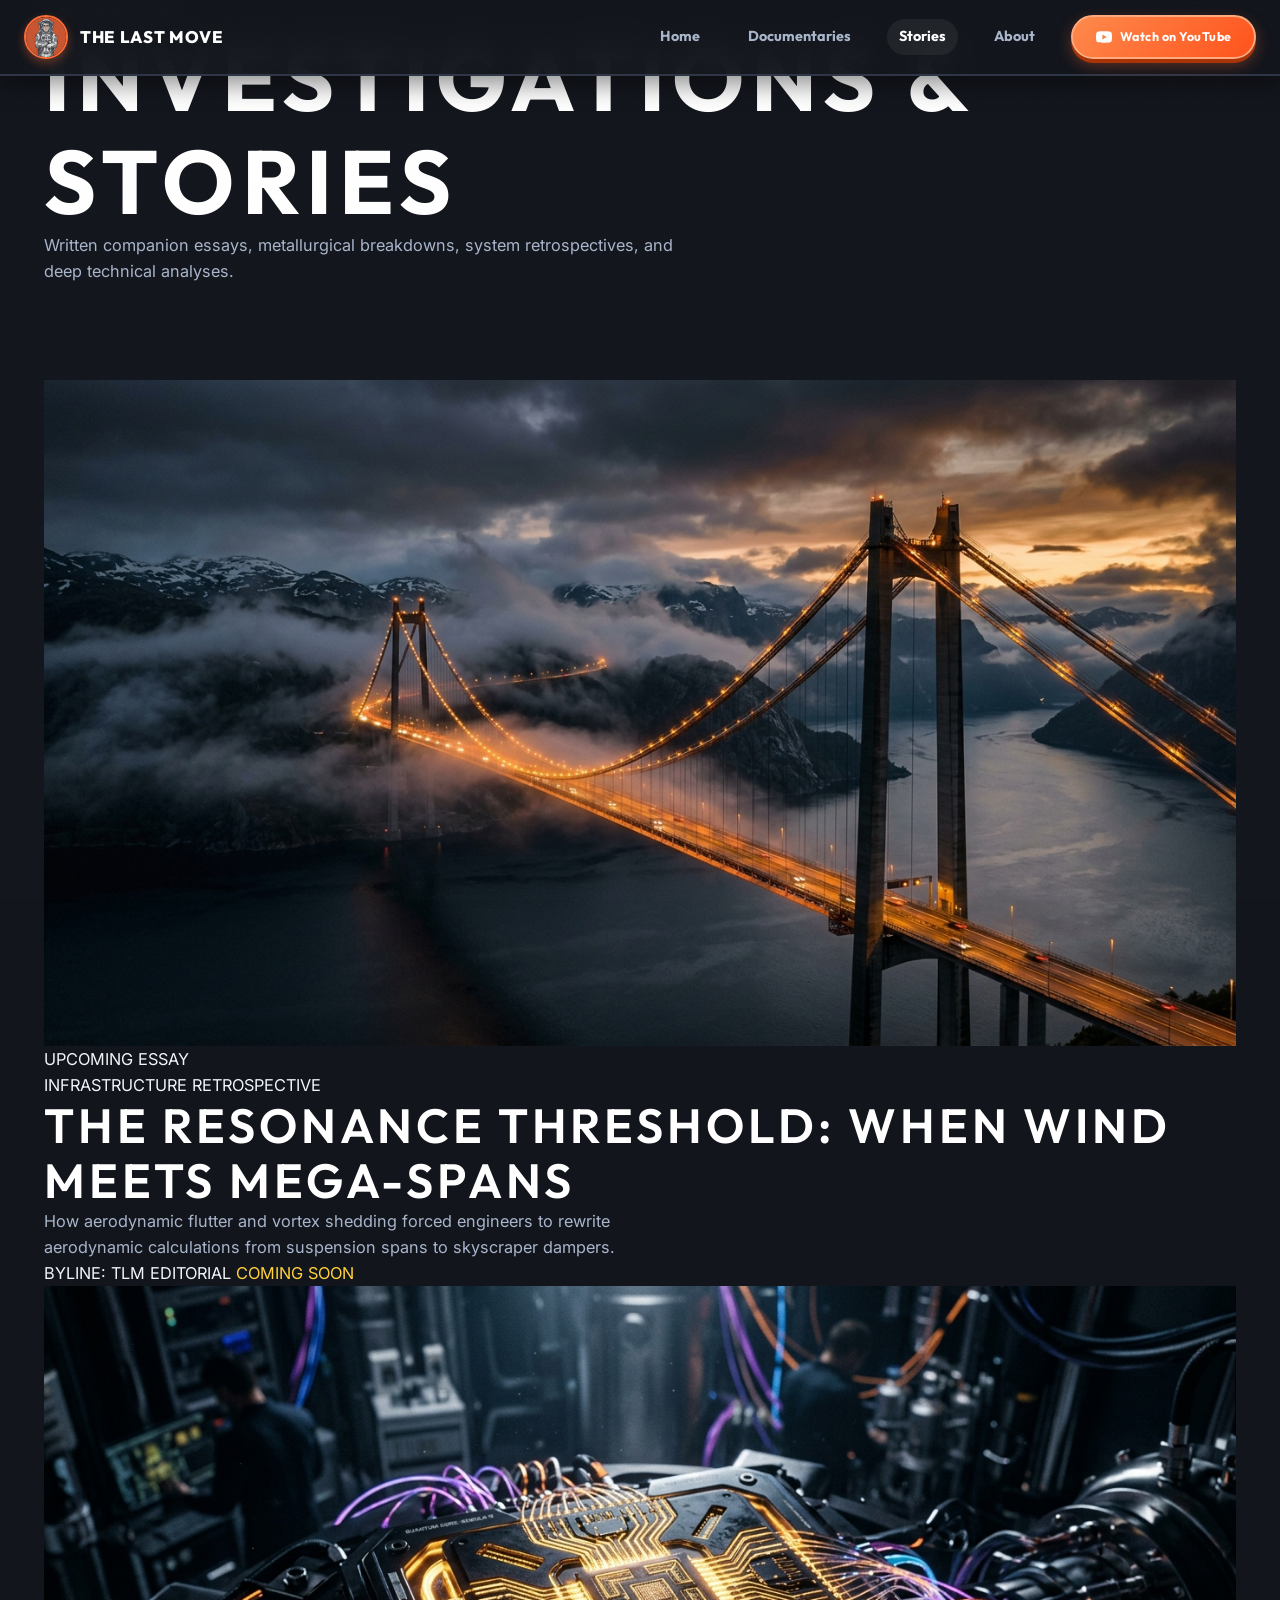
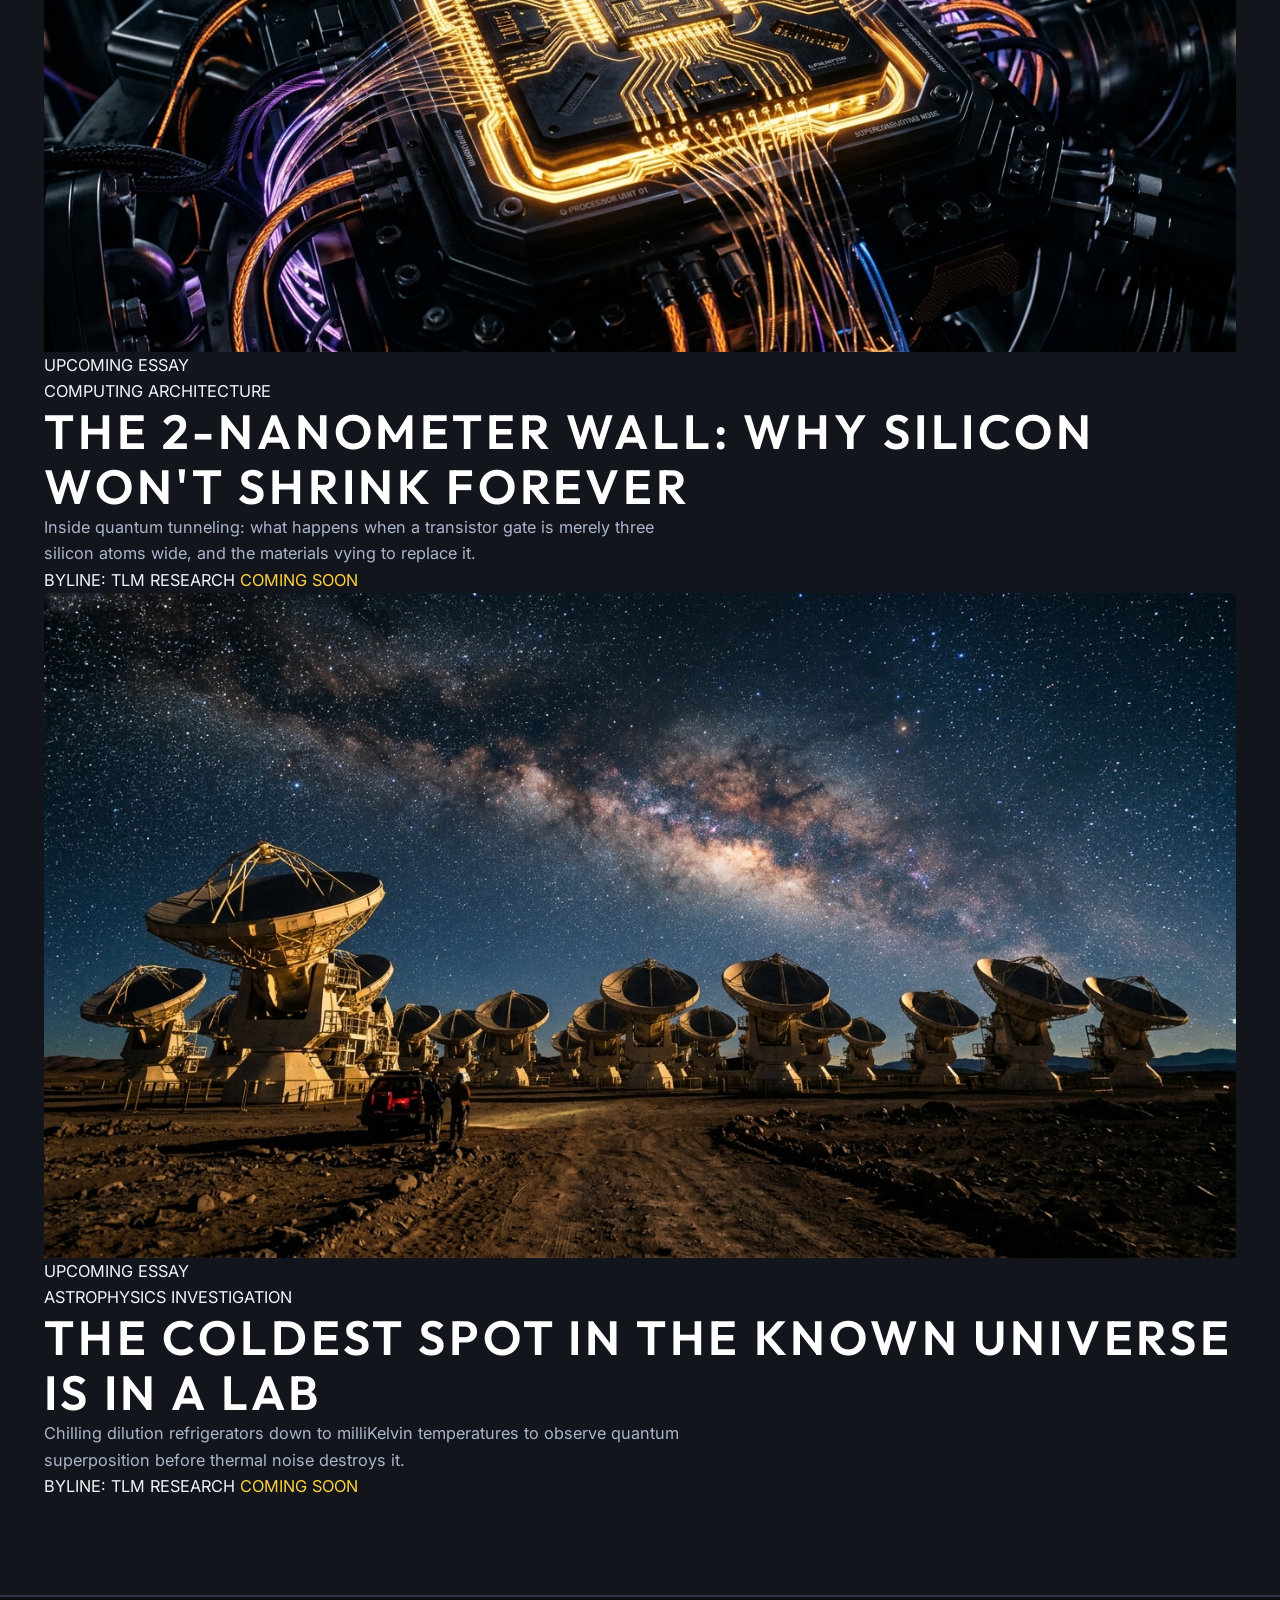
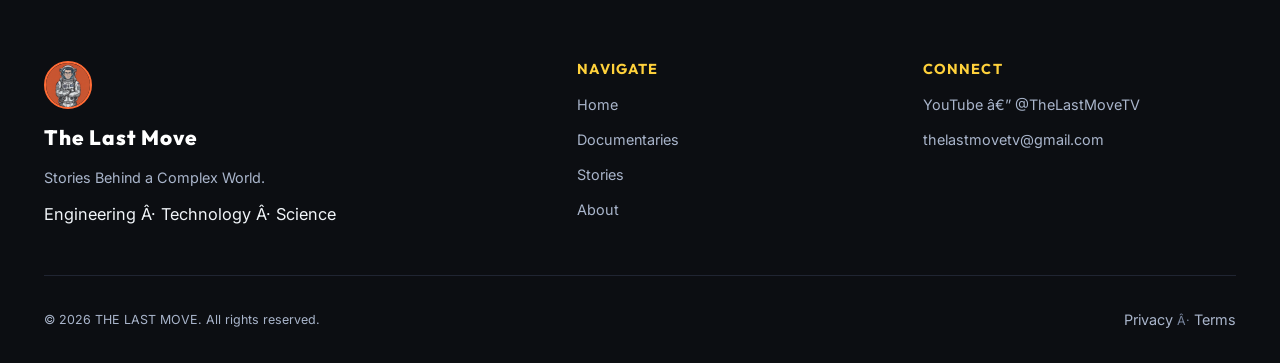
<file: stories.html>
﻿<!DOCTYPE html>
<html lang="en">
<head>
  <meta charset="UTF-8">
  <meta name="viewport" content="width=device-width, initial-scale=1.0">
  <title>Stories â€” THE LAST MOVE</title>
  <meta name="description" content="Written explorations of engineering, technology and science. Companion pieces, technical explainers, blueprints and deeper investigations from THE LAST MOVE.">
  <meta name="robots" content="index, follow">
  <link rel="canonical" href="https://thelastmove.com/stories">

  <!-- Open Graph -->
  <meta property="og:type" content="website">
  <meta property="og:title" content="Stories & Investigations â€” THE LAST MOVE">
  <meta property="og:description" content="Written explorations of engineering, technology and science from THE LAST MOVE.">
  <meta property="og:image" content="assets/og-image.jpg">
  <meta property="og:site_name" content="THE LAST MOVE">

  <!-- Fonts -->
  <link rel="preconnect" href="https://fonts.googleapis.com">
  <link rel="preconnect" href="https://fonts.gstatic.com" crossorigin>
  <link href="https://fonts.googleapis.com/css2?family=Inter:wght@300;400;500;600&family=JetBrains+Mono:wght@400;500;700&family=Outfit:wght@300;400;500;600;700;800;900&display=swap" rel="stylesheet">

  <!-- Styles -->
  <link rel="stylesheet" href="css/variables.css?v=3">
  <link rel="stylesheet" href="css/base.css?v=3">
  <link rel="stylesheet" href="css/components.css?v=3">
  <link rel="stylesheet" href="css/hero.css?v=3">
  <link rel="stylesheet" href="css/pages.css?v=3">
  <link rel="stylesheet" href="css/responsive.css?v=3">
</head>
<body>

  <!-- Navigation -->
  <nav class="nav is-scrolled" id="main-nav" role="navigation" aria-label="Main navigation">
    <div class="nav__inner">
      <a href="index.html" class="nav__brand" aria-label="THE LAST MOVE â€” Home">
        <img src="assets/alex-avatar.jpg" alt="THE LAST MOVE logo" class="nav__logo" width="42" height="42">
        <span class="nav__brand-text">The Last Move</span>
      </a>

      <button class="nav__toggle" id="nav-toggle" aria-label="Toggle navigation menu" aria-expanded="false">
        <span></span>
        <span></span>
        <span></span>
      </button>

      <div class="nav__links" id="nav-links">
        <a href="index.html" class="nav__link">Home</a>
        <a href="documentaries.html" class="nav__link">Documentaries</a>
        <a href="stories.html" class="nav__link is-active">Stories</a>
        <a href="about.html" class="nav__link">About</a>
        <a href="https://www.youtube.com/@TheLastMoveTV" target="_blank" rel="noopener noreferrer" class="nav__cta">
          <svg viewBox="0 0 24 24" aria-hidden="true"><path d="M23.5 6.2a3 3 0 0 0-2.1-2.1C19.5 3.5 12 3.5 12 3.5s-7.5 0-9.4.6A3 3 0 0 0 .5 6.2 31.4 31.4 0 0 0 0 12a31.4 31.4 0 0 0 .5 5.8 3 3 0 0 0 2.1 2.1c1.9.6 9.4.6 9.4.6s7.5 0 9.4-.6a3 3 0 0 0 2.1-2.1A31.4 31.4 0 0 0 24 12a31.4 31.4 0 0 0-.5-5.8zM9.6 15.6V8.4l6.3 3.6-6.3 3.6z"/></svg>
          Watch on YouTube
        </a>
      </div>
    </div>
  </nav>

  <!-- Page Header -->
  <header class="page-header">
    <div class="container">
      <p class="page-header__label reveal">Editorial Archives</p>
      <h1 class="page-header__title reveal">Investigations &amp; Stories</h1>
      <p class="page-header__subtitle reveal">
        Written companion essays, metallurgical breakdowns, system retrospectives, and deep technical analyses.
      </p>
    </div>
  </header>

  <!-- Stories Grid -->
  <main class="section" id="stories-grid" aria-label="Stories">
    <div class="container">
      <div class="dossier-grid">
        <!-- Story 1 -->
        <article class="dossier-card reveal">
          <div class="dossier-card__media">
            <img src="assets/pillar-engineering.jpg" alt="Suspension Bridge Engineering" class="dossier-card__img" loading="lazy">
            <span class="dossier-card__badge">UPCOMING ESSAY</span>
          </div>
          <div class="dossier-card__body">
            <span class="dossier-card__category">INFRASTRUCTURE RETROSPECTIVE</span>
            <h2 class="dossier-card__title">The Resonance Threshold: When Wind Meets Mega-Spans</h2>
            <p class="dossier-card__excerpt">
              How aerodynamic flutter and vortex shedding forced engineers to rewrite aerodynamic calculations from suspension spans to skyscraper dampers.
            </p>
            <div class="dossier-card__footer">
              <span>BYLINE: TLM EDITORIAL</span>
              <span style="color: var(--color-gold);">COMING SOON</span>
            </div>
          </div>
        </article>

        <!-- Story 2 -->
        <article class="dossier-card reveal reveal--delay-1">
          <div class="dossier-card__media">
            <img src="assets/pillar-technology.jpg" alt="Quantum Architecture" class="dossier-card__img" loading="lazy">
            <span class="dossier-card__badge">UPCOMING ESSAY</span>
          </div>
          <div class="dossier-card__body">
            <span class="dossier-card__category">COMPUTING ARCHITECTURE</span>
            <h2 class="dossier-card__title">The 2-Nanometer Wall: Why Silicon Won't Shrink Forever</h2>
            <p class="dossier-card__excerpt">
              Inside quantum tunneling: what happens when a transistor gate is merely three silicon atoms wide, and the materials vying to replace it.
            </p>
            <div class="dossier-card__footer">
              <span>BYLINE: TLM RESEARCH</span>
              <span style="color: var(--color-gold);">COMING SOON</span>
            </div>
          </div>
        </article>

        <!-- Story 3 -->
        <article class="dossier-card reveal reveal--delay-2">
          <div class="dossier-card__media">
            <img src="assets/pillar-science.jpg" alt="Observatory Astrophysics" class="dossier-card__img" loading="lazy">
            <span class="dossier-card__badge">UPCOMING ESSAY</span>
          </div>
          <div class="dossier-card__body">
            <span class="dossier-card__category">ASTROPHYSICS INVESTIGATION</span>
            <h2 class="dossier-card__title">The Coldest Spot in the Known Universe Is in a Lab</h2>
            <p class="dossier-card__excerpt">
              Chilling dilution refrigerators down to milliKelvin temperatures to observe quantum superposition before thermal noise destroys it.
            </p>
            <div class="dossier-card__footer">
              <span>BYLINE: TLM RESEARCH</span>
              <span style="color: var(--color-gold);">COMING SOON</span>
            </div>
          </div>
        </article>
      </div>
    </div>
  </main>

  <!-- Footer -->
  <footer class="footer" role="contentinfo">
    <div class="container">
      <div class="footer__grid">
        <div class="footer__brand">
          <img src="assets/alex-avatar.jpg" alt="THE LAST MOVE" class="footer__logo" width="48" height="48">
          <span class="footer__name">The Last Move</span>
          <span class="footer__tagline">Stories Behind a Complex World.</span>
          <span class="footer__categories">Engineering Â· Technology Â· Science</span>
        </div>
        <div>
          <h3 class="footer__heading">Navigate</h3>
          <div class="footer__links">
            <a href="index.html" class="footer__link">Home</a>
            <a href="documentaries.html" class="footer__link">Documentaries</a>
            <a href="stories.html" class="footer__link">Stories</a>
            <a href="about.html" class="footer__link">About</a>
          </div>
        </div>
        <div>
          <h3 class="footer__heading">Connect</h3>
          <div class="footer__links">
            <a href="https://www.youtube.com/@TheLastMoveTV" target="_blank" rel="noopener noreferrer" class="footer__link">YouTube â€” @TheLastMoveTV</a>
            <a href="mailto:thelastmovetv@gmail.com" class="footer__link">thelastmovetv@gmail.com</a>
          </div>
        </div>
      </div>
      <div class="footer__bottom">
        <p class="footer__copy">&copy; 2026 THE LAST MOVE. All rights reserved.</p>
        <div class="footer__legal">
          <a href="#" class="footer__link">Privacy</a>
          <span style="color: var(--color-grey);">Â·</span>
          <a href="#" class="footer__link">Terms</a>
        </div>
      </div>
    </div>
  </footer>

  <script src="js/data.js"></script>
  <script src="js/main.js"></script>
</body>
</html>
</file>
<file: css/variables.css>
﻿/* ============================================
   THE LAST MOVE - Design Tokens & Creator Hub Palette
   Playful, cartoon-type, clean, modern aesthetic
   ============================================ */

:root {
  /* Slate / Charcoal Cartoon Backgrounds */
  --color-black:        #0c0e12;
  --color-near-black:   #12151c;
  --color-charcoal:     #181c25;
  --color-graphite:     #202532;
  --color-dark-grey:    #293040;
  --color-mid-grey:     #384256;
  --color-grey:         #76839b;
  --color-silver:       #a9b5cb;
  --color-light-silver: #d5dde8;
  --color-off-white:    #f1f5f9;
  --color-white:        #ffffff;
  --color-pure-white:   #ffffff;

  /* Vibrant Cartoon Accents */
  --accent-orange:      #ff6b35;
  --accent-orange-deep: #e8551e;
  --accent-orange-glow: rgba(255, 107, 53, 0.35);
  --accent-yellow:      #ffd13b;
  --accent-yellow-glow: rgba(255, 209, 59, 0.35);
  --accent-cyan:        #26c6da;
  --accent-cyan-glow:   rgba(38, 198, 218, 0.3);
  --accent-green:       #2ecc71;
  --accent-green-glow:  rgba(46, 204, 113, 0.3);
  --accent-red:         #ff4757;
  --accent-red-glow:    rgba(255, 71, 87, 0.35);
  --accent-purple:      #9b51e0;
  --accent-purple-glow: rgba(155, 81, 224, 0.3);
  --accent-pink:        #ff6584;

  /* Backward Compatibility with existing gold tokens */
  --color-gold:         #ffd13b;
  --color-gold-bright:  #ffe066;
  --color-gold-dim:     #d4a017;
  --color-gold-glow:    rgba(255, 209, 59, 0.3);
  --color-gold-subtle:  rgba(255, 209, 59, 0.12);
  --color-gold-border:  rgba(255, 209, 59, 0.4);

  /* Gradients */
  --gradient-cta:            linear-gradient(135deg, #ff8a4c 0%, #ff521a 100%);
  --gradient-yellow:         linear-gradient(135deg, #ffe066 0%, #ffb800 100%);
  --gradient-cyan:           linear-gradient(135deg, #5fe4f5 0%, #17a8be 100%);
  --gradient-purple:         linear-gradient(135deg, #b87dfc 0%, #8338ec 100%);
  --gradient-gold:           linear-gradient(135deg, #ffe066 0%, #ffb800 100%);
  --gradient-gold-metallic:  linear-gradient(135deg, #ffeaa7 0%, #ffd13b 50%, #ff9f1a 100%);
  --gradient-card-overlay:   linear-gradient(180deg, rgba(18, 21, 28, 0.1) 0%, rgba(18, 21, 28, 0.75) 50%, rgba(18, 21, 28, 0.98) 100%);
  --gradient-card-overlay-hover: linear-gradient(180deg, rgba(18, 21, 28, 0.05) 0%, rgba(18, 21, 28, 0.6) 40%, rgba(18, 21, 28, 0.96) 100%);
  --gradient-hero-vignette:  linear-gradient(180deg, rgba(12, 14, 18, 0.7) 0%, rgba(18, 21, 28, 0.45) 40%, rgba(18, 21, 28, 0.88) 85%, #12151c 100%);

  /* Functional */
  --color-bg-primary:   var(--color-near-black);
  --color-bg-secondary: var(--color-charcoal);
  --color-bg-tertiary:  var(--color-graphite);
  --color-bg-card:      #1f2430;
  --color-bg-card-hover:#262d3c;
  --color-bg-glass:     rgba(18, 21, 28, 0.88);
  --color-text-primary: var(--color-off-white);
  --color-text-secondary: var(--color-silver);
  --color-text-muted:   var(--color-grey);
  
  /* Cartoon Vector Borders & Shadows */
  --color-border:       #2d3545;
  --color-border-hover: #48546d;
  --color-border-gold:  var(--accent-yellow);
  --border-thick:       2.5px solid #2d3545;
  --border-cartoon:     2.5px solid #363f52;
  --border-cartoon-highlight: 2.5px solid #ff7b3a;

  /* Typography */
  --font-display:   'Outfit', -apple-system, BlinkMacSystemFont, sans-serif;
  --font-body:      'Inter', system-ui, sans-serif;
  --font-mono:      'JetBrains Mono', monospace;

  /* Scale */
  --text-xs:    0.78rem;
  --text-sm:    0.9rem;
  --text-base:  1.02rem;
  --text-md:    1.15rem;
  --text-lg:    1.3rem;
  --text-xl:    1.65rem;
  --text-2xl:   2.25rem;
  --text-3xl:   3rem;
  --text-4xl:   4rem;
  --text-5xl:   5.2rem;
  --text-hero:  clamp(3rem, 7vw, 6rem);

  /* Weights */
  --weight-light:     300;
  --weight-regular:   400;
  --weight-medium:    500;
  --weight-semibold:  600;
  --weight-bold:      700;
  --weight-extrabold: 800;
  --weight-black:     900;

  /* Tracking */
  --tracking-tight:    -0.02em;
  --tracking-normal:    0;
  --tracking-wide:      0.04em;
  --tracking-wider:     0.08em;
  --tracking-widest:    0.16em;
  --tracking-cinematic: 0.22em;

  /* Leading */
  --leading-none:    1;
  --leading-tight:   1.15;
  --leading-snug:    1.3;
  --leading-normal:  1.6;
  --leading-relaxed: 1.8;

  /* Spacing */
  --space-1:   0.25rem;
  --space-2:   0.5rem;
  --space-3:   0.75rem;
  --space-4:   1rem;
  --space-5:   1.25rem;
  --space-6:   1.5rem;
  --space-8:   2rem;
  --space-10:  2.5rem;
  --space-12:  3rem;
  --space-16:  4rem;
  --space-20:  5rem;
  --space-24:  6rem;
  --space-32:  8rem;
  --space-40:  10rem;

  /* Layout */
  --container-max:   1240px;
  --container-wide:  1400px;
  --container-narrow: 860px;
  --nav-height:      76px;
  --border-radius-sm: 8px;
  --border-radius:   14px;
  --border-radius-lg: 20px;
  --border-radius-xl: 28px;
  --border-radius-full: 9999px;

  /* Transitions */
  --ease-smooth:  cubic-bezier(0.16, 1, 0.3, 1);
  --ease-bounce:  cubic-bezier(0.34, 1.56, 0.64, 1);
  --ease-out:     cubic-bezier(0, 0, 0.2, 1);
  --duration-fast:   160ms;
  --duration-base:   280ms;
  --duration-slow:   450ms;
  --duration-reveal: 800ms;

  /* Cartoon 3D Shadows & Glows */
  --shadow-sm:        0 3px 8px rgba(0, 0, 0, 0.35);
  --shadow-md:        0 8px 20px rgba(0, 0, 0, 0.4);
  --shadow-lg:        0 14px 35px rgba(0, 0, 0, 0.5);
  --shadow-cartoon-btn: 0 5px 0 #a93206, 0 10px 20px rgba(255, 107, 53, 0.35);
  --shadow-cartoon-card: 0 8px 0 #10131a, 0 15px 30px rgba(0, 0, 0, 0.35);
  --shadow-orange:    0 0 35px rgba(255, 107, 53, 0.35);
  --shadow-yellow:    0 0 35px rgba(255, 209, 59, 0.35);
  --shadow-cyan:      0 0 35px rgba(38, 198, 218, 0.3);
}
</file>
<file: css/base.css>
/* ============================================
   THE LAST MOVE — Base Styles
   ============================================ */

/* ── Reset ── */
*, *::before, *::after {
  margin: 0;
  padding: 0;
  box-sizing: border-box;
}

html {
  scroll-behavior: smooth;
  -webkit-text-size-adjust: 100%;
  text-size-adjust: 100%;
}

body {
  font-family: var(--font-body);
  font-size: var(--text-base);
  font-weight: var(--weight-regular);
  line-height: var(--leading-normal);
  color: var(--color-text-primary);
  background-color: var(--color-bg-primary);
  -webkit-font-smoothing: antialiased;
  -moz-osx-font-smoothing: grayscale;
  overflow-x: hidden;
  min-height: 100vh;
}

/* ── Film Grain Overlay ── */
body::after {
  content: '';
  position: fixed;
  top: 0;
  left: 0;
  width: 100%;
  height: 100%;
  pointer-events: none;
  z-index: 9999;
  opacity: 0.025;
  background-image: url("data:image/svg+xml,%3Csvg viewBox='0 0 256 256' xmlns='http://www.w3.org/2000/svg'%3E%3Cfilter id='noise'%3E%3CfeTurbulence type='fractalNoise' baseFrequency='0.9' numOctaves='4' stitchTiles='stitch'/%3E%3C/filter%3E%3Crect width='100%25' height='100%25' filter='url(%23noise)' opacity='1'/%3E%3C/svg%3E");
  background-repeat: repeat;
  background-size: 256px 256px;
}

/* ── Typography ── */
h1, h2, h3, h4, h5, h6 {
  font-family: var(--font-display);
  font-weight: var(--weight-semibold);
  line-height: var(--leading-tight);
  color: var(--color-white);
  letter-spacing: var(--tracking-wide);
}

h1 {
  font-size: var(--text-hero);
  font-weight: var(--weight-bold);
  letter-spacing: var(--tracking-wider);
  text-transform: uppercase;
}

h2 {
  font-size: var(--text-3xl);
  letter-spacing: var(--tracking-wider);
  text-transform: uppercase;
}

h3 {
  font-size: var(--text-xl);
  letter-spacing: var(--tracking-wide);
}

h4 {
  font-size: var(--text-lg);
  font-weight: var(--weight-medium);
}

p {
  color: var(--color-text-secondary);
  max-width: 65ch;
}

a {
  color: inherit;
  text-decoration: none;
  transition: color var(--duration-base) var(--ease-smooth);
}

a:hover {
  color: var(--color-gold);
}

img {
  max-width: 100%;
  height: auto;
  display: block;
}

ul, ol {
  list-style: none;
}

button {
  font-family: inherit;
  font-size: inherit;
  cursor: pointer;
  border: none;
  background: none;
  color: inherit;
}

::selection {
  background: var(--color-gold);
  color: var(--color-black);
}

/* ── Focus States (Accessibility) ── */
:focus-visible {
  outline: 2px solid var(--color-gold);
  outline-offset: 3px;
}

:focus:not(:focus-visible) {
  outline: none;
}

/* ── Container ── */
.container {
  width: 100%;
  max-width: var(--container-max);
  margin: 0 auto;
  padding: 0 var(--space-6);
}

.container--wide {
  max-width: var(--container-wide);
}

.container--narrow {
  max-width: var(--container-narrow);
}

/* ── Section ── */
.section {
  padding: var(--space-24) 0;
  position: relative;
}

.section--compact {
  padding: var(--space-16) 0;
}

/* ── Reveal Animation ── */
.reveal {
  opacity: 0;
  transform: translateY(30px);
  transition: opacity var(--duration-reveal) var(--ease-out),
              transform var(--duration-reveal) var(--ease-out);
}

.reveal.is-visible {
  opacity: 1;
  transform: translateY(0);
}

.reveal--delay-1 { transition-delay: 150ms; }
.reveal--delay-2 { transition-delay: 300ms; }
.reveal--delay-3 { transition-delay: 450ms; }
.reveal--delay-4 { transition-delay: 600ms; }

/* ── Reduced Motion ── */
@media (prefers-reduced-motion: reduce) {
  *, *::before, *::after {
    animation-duration: 0.01ms !important;
    animation-iteration-count: 1 !important;
    transition-duration: 0.01ms !important;
    scroll-behavior: auto !important;
  }

  .reveal {
    opacity: 1;
    transform: none;
  }
}

/* ── Utility ── */
.sr-only {
  position: absolute;
  width: 1px;
  height: 1px;
  padding: 0;
  margin: -1px;
  overflow: hidden;
  clip: rect(0, 0, 0, 0);
  white-space: nowrap;
  border: 0;
}

.text-gold {
  color: var(--color-gold);
}

.text-center {
  text-align: center;
}

.uppercase {
  text-transform: uppercase;
}

.mono {
  font-family: var(--font-mono);
  font-size: var(--text-xs);
  letter-spacing: var(--tracking-wider);
  text-transform: uppercase;
  color: var(--color-text-muted);
}
</file>
<file: css/components.css>
﻿/* ============================================
   THE LAST MOVE - Components (Cartoon Creator Hub)
   ============================================ */

/* --------------------------------------------
   NAVIGATION
   -------------------------------------------- */
.nav {
  position: fixed;
  top: 0;
  left: 0;
  right: 0;
  z-index: 1000;
  height: var(--nav-height);
  display: flex;
  align-items: center;
  background: rgba(18, 21, 28, 0.82);
  backdrop-filter: blur(16px);
  -webkit-backdrop-filter: blur(16px);
  border-bottom: 2px solid rgba(255, 255, 255, 0.06);
  transition: all var(--duration-base) var(--ease-smooth);
}

.nav.is-scrolled {
  background: rgba(18, 21, 28, 0.96);
  border-bottom-color: #2d3545;
  box-shadow: 0 8px 24px rgba(0, 0, 0, 0.45);
}

.nav__inner {
  display: flex;
  align-items: center;
  justify-content: space-between;
  width: 100%;
  max-width: var(--container-wide);
  margin: 0 auto;
  padding: 0 var(--space-6);
}

.nav__brand {
  display: flex;
  align-items: center;
  gap: var(--space-3);
  text-decoration: none;
  z-index: 1001;
}

.nav__logo-wrapper {
  position: relative;
  width: 44px;
  height: 44px;
}

.nav__logo {
  width: 44px;
  height: 44px;
  border-radius: 50%;
  object-fit: cover;
  border: 2.5px solid var(--accent-orange);
  box-shadow: 0 4px 10px rgba(255, 107, 53, 0.35);
  display: block;
}

.nav__brand-text {
  font-family: var(--font-display);
  font-size: 1.05rem;
  font-weight: var(--weight-extrabold);
  letter-spacing: var(--tracking-wide);
  text-transform: uppercase;
  color: var(--color-white);
  display: flex;
  flex-direction: column;
}

.nav__brand-sub {
  font-family: var(--font-mono);
  font-size: 0.65rem;
  font-weight: var(--weight-bold);
  color: var(--accent-yellow);
  letter-spacing: var(--tracking-wider);
}

.nav__links {
  display: flex;
  align-items: center;
  gap: var(--space-6);
}

.nav__link {
  font-family: var(--font-display);
  font-size: var(--text-sm);
  font-weight: var(--weight-bold);
  color: var(--color-silver);
  padding: 6px 12px;
  border-radius: var(--border-radius-full);
  transition: all var(--duration-fast);
  text-decoration: none;
}

.nav__link:hover,
.nav__link.is-active {
  color: var(--color-white);
  background: rgba(255, 255, 255, 0.06);
}

.nav__cta {
  display: inline-flex;
  align-items: center;
  gap: 8px;
  padding: 0.6rem 1.4rem;
  font-family: var(--font-display);
  font-size: var(--text-xs);
  font-weight: var(--weight-bold);
  letter-spacing: var(--tracking-wide);
  color: #ffffff;
  background: var(--gradient-cta);
  border: 2px solid #ffaa7d;
  border-radius: var(--border-radius-full);
  box-shadow: 0 4px 0 #a93206, 0 6px 15px rgba(255, 107, 53, 0.35);
  text-decoration: none;
  cursor: pointer;
  transition: all var(--duration-fast) var(--ease-bounce);
}

.nav__cta:hover {
  transform: translateY(-2px);
  box-shadow: 0 6px 0 #a93206, 0 10px 20px rgba(255, 107, 53, 0.45);
}

.nav__cta:active {
  transform: translateY(2px);
  box-shadow: 0 2px 0 #a93206;
}

.nav__cta svg {
  width: 16px;
  height: 16px;
  fill: currentColor;
}

/* Mobile Nav Toggle */
.nav__toggle {
  display: none;
  flex-direction: column;
  justify-content: space-between;
  width: 30px;
  height: 22px;
  background: transparent;
  border: none;
  cursor: pointer;
  z-index: 1001;
  padding: 0;
}

.nav__toggle span {
  display: block;
  width: 100%;
  height: 2.5px;
  background: var(--color-white);
  border-radius: 2px;
  transition: all var(--duration-base) var(--ease-smooth);
}

/* --------------------------------------------
   BUTTONS
   -------------------------------------------- */
.btn {
  display: inline-flex;
  align-items: center;
  justify-content: center;
  gap: var(--space-3);
  padding: 0.85rem 1.8rem;
  font-family: var(--font-display);
  font-size: var(--text-sm);
  font-weight: var(--weight-bold);
  letter-spacing: var(--tracking-wide);
  border-radius: var(--border-radius-full);
  cursor: pointer;
  transition: all var(--duration-fast) var(--ease-bounce);
  text-decoration: none;
}

.btn--primary {
  color: #ffffff;
  background: var(--gradient-cta);
  border: 2px solid #ffaa7d;
  box-shadow: 0 5px 0 #a93206, 0 10px 20px rgba(255, 107, 53, 0.35);
}

.btn--primary:hover {
  transform: translateY(-2px);
  box-shadow: 0 7px 0 #a93206, 0 14px 28px rgba(255, 107, 53, 0.45);
  color: #ffffff;
}

.btn--primary:active {
  transform: translateY(3px);
  box-shadow: 0 2px 0 #a93206;
}

.btn--secondary {
  color: var(--color-white);
  border: 2px solid #364257;
  background: #181c25;
  box-shadow: 0 5px 0 #10131a;
}

.btn--secondary:hover {
  border-color: var(--accent-yellow);
  background: #202634;
  transform: translateY(-2px);
  box-shadow: 0 7px 0 #10131a, 0 8px 20px rgba(0, 0, 0, 0.3);
  color: var(--color-white);
}

.btn--secondary:active {
  transform: translateY(3px);
  box-shadow: 0 2px 0 #10131a;
}

/* --------------------------------------------
   SECTION HEADERS
   -------------------------------------------- */
.section-header {
  margin-bottom: var(--space-12);
}

.section-header__label {
  font-family: var(--font-display);
  font-size: var(--text-xs);
  font-weight: var(--weight-bold);
  letter-spacing: var(--tracking-wider);
  text-transform: uppercase;
  color: var(--accent-yellow);
  margin-bottom: var(--space-3);
  display: inline-flex;
  align-items: center;
  gap: 8px;
  background: rgba(255, 209, 59, 0.12);
  border: 1.5px solid var(--accent-yellow);
  padding: 4px 14px;
  border-radius: var(--border-radius-full);
}

.section-header__title {
  font-size: clamp(1.8rem, 3.2vw, 2.8rem);
  font-weight: var(--weight-extrabold);
  letter-spacing: var(--tracking-wide);
  color: var(--color-white);
  margin-bottom: var(--space-4);
  line-height: 1.2;
}

.section-header__subtitle {
  font-size: var(--text-md);
  color: var(--color-silver);
  max-width: 65ch;
  line-height: var(--leading-relaxed);
}

.divider {
  width: 56px;
  height: 4px;
  background: var(--gradient-cta);
  border-radius: 2px;
  margin: var(--space-5) 0;
}

.divider--center {
  margin-left: auto;
  margin-right: auto;
}

/* --------------------------------------------
   PLAY BUTTON
   -------------------------------------------- */
.cinema-play-btn {
  width: 72px;
  height: 72px;
  border-radius: 50%;
  background: var(--gradient-cta);
  border: 3px solid #ffaa7d;
  display: flex;
  align-items: center;
  justify-content: center;
  color: #ffffff;
  cursor: pointer;
  transition: all var(--duration-fast) var(--ease-bounce);
  box-shadow: 0 6px 0 #a93206, 0 10px 25px rgba(255, 107, 53, 0.4);
  text-decoration: none;
}

.cinema-play-btn:hover {
  transform: scale(1.1);
  box-shadow: 0 8px 0 #a93206, 0 15px 35px rgba(255, 107, 53, 0.55);
}

.cinema-play-btn:active {
  transform: scale(0.95);
  box-shadow: 0 2px 0 #a93206;
}

.cinema-play-btn svg {
  width: 28px;
  height: 28px;
  fill: currentColor;
  transform: translateX(2px);
}

/* --------------------------------------------
   FOOTER
   -------------------------------------------- */
.footer {
  background: var(--color-black);
  border-top: 2.5px solid var(--color-border);
  padding: var(--space-16) 0 var(--space-8);
}

.footer__grid {
  display: grid;
  grid-template-columns: 1.6fr 1fr 1fr;
  gap: var(--space-8);
  margin-bottom: var(--space-12);
}

.footer__brand {
  display: flex;
  flex-direction: column;
  gap: var(--space-3);
}

.footer__brand-header {
  display: flex;
  align-items: center;
  gap: 12px;
}

.footer__logo {
  width: 48px;
  height: 48px;
  border-radius: 50%;
  border: 2px solid var(--accent-orange);
  object-fit: cover;
}

.footer__name {
  font-family: var(--font-display);
  font-size: var(--text-lg);
  font-weight: var(--weight-extrabold);
  color: var(--color-white);
  letter-spacing: var(--tracking-wide);
}

.footer__tagline {
  font-size: var(--text-sm);
  color: var(--color-silver);
  line-height: 1.6;
  max-width: 380px;
}

.footer__heading {
  font-family: var(--font-display);
  font-size: var(--text-sm);
  font-weight: var(--weight-bold);
  letter-spacing: var(--tracking-wider);
  text-transform: uppercase;
  color: var(--accent-yellow);
  margin-bottom: var(--space-4);
}

.footer__links {
  display: flex;
  flex-direction: column;
  gap: var(--space-3);
}

.footer__link {
  font-size: var(--text-sm);
  color: var(--color-silver);
  transition: color var(--duration-fast);
  text-decoration: none;
}

.footer__link:hover {
  color: var(--accent-orange);
}

.footer__bottom {
  display: flex;
  justify-content: space-between;
  align-items: center;
  padding-top: var(--space-8);
  border-top: 1.5px solid #202532;
  font-size: var(--text-xs);
  color: var(--color-grey);
}

@media (max-width: 768px) {
  .footer__grid {
    grid-template-columns: 1fr;
    gap: var(--space-8);
  }
  .footer__bottom {
    flex-direction: column;
    gap: var(--space-4);
    text-align: center;
  }
  .nav__links {
    display: none;
  }
  .nav__toggle {
    display: flex;
  }
  .nav__links.is-open {
    display: flex;
    flex-direction: column;
    position: fixed;
    top: var(--nav-height);
    left: 0;
    right: 0;
    background: #12151c;
    border-bottom: 2px solid #2d3545;
    padding: var(--space-6);
    box-shadow: 0 10px 30px rgba(0,0,0,0.7);
  }
}
</file>
<file: css/hero.css>
﻿/* ============================================
   THE LAST MOVE - Cartoon Creator Hero Section
   ============================================ */

.hero {
  position: relative;
  min-height: 92vh;
  display: flex;
  flex-direction: column;
  align-items: center;
  justify-content: center;
  overflow: hidden;
  background: var(--color-black);
  padding: calc(var(--nav-height) + var(--space-8)) var(--space-4) var(--space-16);
  text-align: center;
}

/* Background Control Room Banner */
.hero__bg {
  position: absolute;
  top: 0;
  left: 0;
  width: 100%;
  height: 100%;
  z-index: 1;
  overflow: hidden;
}

.hero__bg-image {
  width: 100%;
  height: 100%;
  object-fit: cover;
  object-position: center 30%;
  filter: brightness(0.65) contrast(1.15) saturate(1.1);
  transform: scale(1.03);
  animation: heroBannerFloat 20s ease-in-out infinite alternate;
}

@keyframes heroBannerFloat {
  0%   { transform: scale(1.03) translate(0, 0); }
  50%  { transform: scale(1.06) translate(-0.5%, -0.3%); }
  100% { transform: scale(1.03) translate(0.4%, 0.2%); }
}

/* Cartoon Vignette & Pattern Overlay */
.hero__overlay {
  position: absolute;
  top: 0;
  left: 0;
  width: 100%;
  height: 100%;
  z-index: 2;
  pointer-events: none;
  background: 
    radial-gradient(ellipse 90% 80% at 50% 45%, rgba(18, 21, 28, 0.45) 0%, rgba(18, 21, 28, 0.85) 75%, #12151c 100%),
    linear-gradient(180deg, rgba(12, 14, 18, 0.7) 0%, rgba(18, 21, 28, 0.4) 40%, rgba(18, 21, 28, 0.95) 90%, #12151c 100%);
}

/* Halftone / Dot Grid subtle texture */
.hero__dots {
  position: absolute;
  top: 0;
  left: 0;
  width: 100%;
  height: 100%;
  z-index: 2;
  pointer-events: none;
  background-image: radial-gradient(rgba(255, 255, 255, 0.07) 1.5px, transparent 1.5px);
  background-size: 24px 24px;
  opacity: 0.7;
}

/* Main Hero Content Box */
.hero__content {
  position: relative;
  z-index: 4;
  max-width: 920px;
  margin: 0 auto;
  display: flex;
  flex-direction: column;
  align-items: center;
}

/* Profile Badge Container */
.hero__profile-wrapper {
  position: relative;
  margin-bottom: var(--space-6);
  cursor: pointer;
  transition: transform var(--duration-base) var(--ease-bounce);
}

.hero__profile-wrapper:hover {
  transform: translateY(-4px) scale(1.03);
}

.hero__profile-badge {
  position: relative;
  width: 150px;
  height: 150px;
  border-radius: 50%;
  padding: 5px;
  background: linear-gradient(135deg, var(--accent-orange) 0%, var(--accent-yellow) 100%);
  box-shadow: 0 8px 0 #10131a, 0 14px 30px rgba(255, 107, 53, 0.45);
  animation: badgePulse 4s ease-in-out infinite alternate;
}

@keyframes badgePulse {
  0%   { box-shadow: 0 8px 0 #10131a, 0 10px 25px rgba(255, 107, 53, 0.4); }
  100% { box-shadow: 0 8px 0 #10131a, 0 16px 38px rgba(255, 209, 59, 0.5); }
}

.hero__profile-img {
  width: 100%;
  height: 100%;
  border-radius: 50%;
  object-fit: cover;
  border: 3px solid #1a1e27;
  display: block;
}

/* Floating Host Tag on the Avatar */
.hero__profile-tag {
  position: absolute;
  bottom: -6px;
  left: 50%;
  transform: translateX(-50%);
  background: #181c25;
  color: var(--color-white);
  border: 2px solid var(--accent-orange);
  border-radius: var(--border-radius-full);
  padding: 4px 14px;
  font-family: var(--font-display);
  font-size: var(--text-xs);
  font-weight: var(--weight-bold);
  letter-spacing: var(--tracking-wide);
  white-space: nowrap;
  box-shadow: 0 4px 12px rgba(0, 0, 0, 0.5);
  display: inline-flex;
  align-items: center;
  gap: 6px;
}

.hero__profile-tag-dot {
  width: 8px;
  height: 8px;
  background: var(--accent-green);
  border-radius: 50%;
  box-shadow: 0 0 8px var(--accent-green);
  animation: liveBlink 1.5s infinite;
}

@keyframes liveBlink {
  0%, 100% { opacity: 1; transform: scale(1); }
  50%      { opacity: 0.4; transform: scale(0.85); }
}

/* Headline */
.hero__title {
  font-family: var(--font-display);
  font-size: var(--text-hero);
  font-weight: var(--weight-extrabold);
  line-height: 1.05;
  letter-spacing: var(--tracking-wide);
  color: var(--color-white);
  text-transform: uppercase;
  margin-bottom: var(--space-4);
  text-shadow: 0 4px 20px rgba(0, 0, 0, 0.6);
}

.hero__title-accent {
  background: linear-gradient(135deg, #ff8a4c 0%, #ffd13b 100%);
  -webkit-background-clip: text;
  -webkit-text-fill-color: transparent;
  display: inline-block;
  position: relative;
}

/* Sub-headline / Tagline */
.hero__tagline {
  font-family: var(--font-display);
  font-size: clamp(1.15rem, 2.4vw, 1.6rem);
  font-weight: var(--weight-semibold);
  color: var(--color-off-white);
  line-height: var(--leading-snug);
  margin-bottom: var(--space-8);
  max-width: 760px;
}

.hero__tagline-highlight {
  color: var(--accent-yellow);
  font-weight: var(--weight-bold);
}

.hero__tagline-action {
  color: var(--accent-orange);
  font-weight: var(--weight-bold);
}

/* Action CTA Button */
.hero__cta-wrapper {
  margin-bottom: var(--space-8);
}

.btn--creator-cta {
  display: inline-flex;
  align-items: center;
  justify-content: center;
  gap: 12px;
  background: var(--gradient-cta);
  color: #ffffff;
  font-family: var(--font-display);
  font-size: clamp(1rem, 1.8vw, 1.22rem);
  font-weight: var(--weight-bold);
  padding: 1.1rem 2.5rem;
  border-radius: var(--border-radius-full);
  text-decoration: none;
  border: 2px solid #ffaa7d;
  box-shadow: var(--shadow-cartoon-btn);
  transition: all var(--duration-fast) var(--ease-bounce);
  cursor: pointer;
}

.btn--creator-cta:hover {
  transform: translateY(-3px) scale(1.02);
  box-shadow: 0 8px 0 #a93206, 0 16px 32px rgba(255, 107, 53, 0.55);
  filter: brightness(1.06);
}

.btn--creator-cta:active {
  transform: translateY(3px) scale(0.98);
  box-shadow: 0 2px 0 #a93206, 0 6px 15px rgba(255, 107, 53, 0.4);
}

.btn--creator-cta .cta-bell {
  display: inline-block;
  font-size: 1.35rem;
  transform-origin: top center;
  animation: bellWiggle 3s infinite ease-in-out;
}

@keyframes bellWiggle {
  0%, 75%, 100% { transform: rotate(0); }
  80% { transform: rotate(14deg); }
  85% { transform: rotate(-12deg); }
  90% { transform: rotate(8deg); }
  95% { transform: rotate(-6deg); }
}

/* Floating Cartoon Doodle Stickers */
.hero__doodle {
  position: absolute;
  z-index: 3;
  background: rgba(28, 34, 46, 0.85);
  backdrop-filter: blur(12px);
  -webkit-backdrop-filter: blur(12px);
  border: 2px solid #364257;
  border-radius: var(--border-radius-full);
  padding: 8px 18px;
  font-family: var(--font-display);
  font-size: var(--text-xs);
  font-weight: var(--weight-bold);
  color: var(--color-off-white);
  box-shadow: 0 6px 0 #10131a, 0 10px 20px rgba(0, 0, 0, 0.35);
  display: flex;
  align-items: center;
  gap: 8px;
  pointer-events: none;
  animation: floatDoodle 6s ease-in-out infinite alternate;
}

.hero__doodle--1 {
  top: 18%;
  left: 6%;
  animation-delay: 0s;
  border-color: rgba(255, 107, 53, 0.4);
}

.hero__doodle--2 {
  top: 22%;
  right: 6%;
  animation-delay: 1.2s;
  border-color: rgba(255, 209, 59, 0.4);
}

.hero__doodle--3 {
  bottom: 12%;
  left: 8%;
  animation-delay: 2.5s;
  border-color: rgba(38, 198, 218, 0.4);
}

.hero__doodle--4 {
  bottom: 14%;
  right: 8%;
  animation-delay: 3.7s;
  border-color: rgba(46, 204, 113, 0.4);
}

@keyframes floatDoodle {
  0%   { transform: translateY(0px) rotate(0deg); }
  50%  { transform: translateY(-12px) rotate(2deg); }
  100% { transform: translateY(6px) rotate(-1deg); }
}

/* Quick Creator Stats Strip */
.hero__stats {
  display: flex;
  flex-wrap: wrap;
  justify-content: center;
  gap: var(--space-4) var(--space-6);
  margin-top: var(--space-4);
  padding: var(--space-3) var(--space-6);
  background: rgba(24, 28, 37, 0.7);
  border: 1.5px solid #2d3545;
  border-radius: var(--border-radius-full);
  backdrop-filter: blur(8px);
}

.hero__stat-item {
  display: flex;
  align-items: center;
  gap: 8px;
  font-family: var(--font-display);
  font-size: var(--text-xs);
  font-weight: var(--weight-medium);
  color: var(--color-silver);
}

.hero__stat-item strong {
  color: var(--color-white);
  font-weight: var(--weight-bold);
}

.hero__stat-item span.icon {
  font-size: 1rem;
}

@media (max-width: 900px) {
  .hero__doodle {
    display: none;
  }
  .hero__profile-badge {
    width: 125px;
    height: 125px;
  }
}
</file>
<file: css/pages.css>
﻿/* ============================================
   THE LAST MOVE - Page Styles (Creator Hub)
   ============================================ */

/* ============================================
   ABOUT / CHANNEL DESCRIPTION SECTION
   ============================================ */
.about-section {
  position: relative;
  background: var(--color-bg-secondary);
  border-top: 2.5px solid var(--color-border);
  border-bottom: 2.5px solid var(--color-border);
  overflow: hidden;
  padding: var(--space-20) 0;
}

.about-grid {
  display: grid;
  grid-template-columns: 1.15fr 0.85fr;
  gap: var(--space-12);
  align-items: center;
}

.about-badge {
  display: inline-flex;
  align-items: center;
  gap: 8px;
  background: rgba(255, 107, 53, 0.15);
  border: 1.5px solid var(--accent-orange);
  color: var(--accent-orange);
  padding: 6px 16px;
  border-radius: var(--border-radius-full);
  font-family: var(--font-display);
  font-size: var(--text-xs);
  font-weight: var(--weight-bold);
  letter-spacing: var(--tracking-wider);
  text-transform: uppercase;
  margin-bottom: var(--space-4);
}

.about-lead {
  font-family: var(--font-display);
  font-size: clamp(1.4rem, 2.5vw, 2.2rem);
  font-weight: var(--weight-extrabold);
  color: var(--color-white);
  line-height: var(--leading-tight);
  margin-bottom: var(--space-6);
  letter-spacing: var(--tracking-wide);
}

.about-lead-gradient {
  background: linear-gradient(135deg, var(--accent-yellow) 0%, var(--accent-orange) 100%);
  -webkit-background-clip: text;
  -webkit-text-fill-color: transparent;
}

.about-description {
  font-size: clamp(1rem, 1.2vw, 1.15rem);
  color: var(--color-silver);
  line-height: 1.75;
  margin-bottom: var(--space-8);
  max-width: 640px;
}

.about-description p {
  margin-bottom: var(--space-4);
}

.about-description strong {
  color: var(--color-white);
  font-weight: var(--weight-bold);
}

/* 3 Investigation Pillars / Features inside About */
.about-features {
  display: grid;
  grid-template-columns: 1fr;
  gap: var(--space-4);
  margin-top: var(--space-6);
}

.about-feature-item {
  display: flex;
  align-items: flex-start;
  gap: 16px;
  padding: 14px 18px;
  background: var(--color-bg-card);
  border: 2px solid var(--color-border);
  border-radius: var(--border-radius);
  box-shadow: 0 4px 0 #10131a;
  transition: all var(--duration-base) var(--ease-bounce);
}

.about-feature-item:hover {
  transform: translateX(6px);
  border-color: var(--accent-orange);
}

.about-feature-icon {
  font-size: 1.6rem;
  line-height: 1;
  background: #181c25;
  border: 1.5px solid #2d3545;
  width: 44px;
  height: 44px;
  display: flex;
  align-items: center;
  justify-content: center;
  border-radius: 12px;
  flex-shrink: 0;
}

.about-feature-title {
  font-family: var(--font-display);
  font-size: var(--text-sm);
  font-weight: var(--weight-bold);
  color: var(--color-white);
  margin-bottom: 2px;
}

.about-feature-desc {
  font-size: var(--text-xs);
  color: var(--color-silver);
  line-height: 1.5;
}

/* Host Showcase Card on the Right */
.about-host-card {
  position: relative;
  background: var(--color-bg-card);
  border: 3px solid #364257;
  border-radius: var(--border-radius-xl);
  overflow: hidden;
  box-shadow: 0 10px 0 #10131a, 0 20px 40px rgba(0, 0, 0, 0.4);
  transition: transform var(--duration-base) var(--ease-bounce);
}

.about-host-card:hover {
  transform: translateY(-6px);
  border-color: var(--accent-orange);
}

.about-host-visual {
  position: relative;
  height: 380px;
  overflow: hidden;
}

.about-host-img {
  width: 100%;
  height: 100%;
  object-fit: cover;
  object-position: center 25%;
  transition: transform 0.6s ease;
}

.about-host-card:hover .about-host-img {
  transform: scale(1.05);
}

.about-host-overlay {
  position: absolute;
  inset: 0;
  background: linear-gradient(180deg, transparent 40%, rgba(18, 21, 28, 0.95) 100%);
}

.about-host-bubble {
  position: absolute;
  top: 20px;
  right: 20px;
  background: #ffffff;
  color: #12151c;
  padding: 10px 16px;
  border-radius: 18px 18px 4px 18px;
  font-family: var(--font-display);
  font-size: var(--text-xs);
  font-weight: var(--weight-extrabold);
  box-shadow: 0 6px 0 rgba(0, 0, 0, 0.25);
  display: flex;
  align-items: center;
  gap: 6px;
}

.about-host-info {
  padding: var(--space-6);
  position: relative;
  background: var(--color-bg-card);
}

.about-host-role {
  display: inline-block;
  font-family: var(--font-mono);
  font-size: var(--text-xs);
  color: var(--accent-orange);
  font-weight: var(--weight-bold);
  margin-bottom: 4px;
}

.about-host-name {
  font-family: var(--font-display);
  font-size: var(--text-xl);
  font-weight: var(--weight-extrabold);
  color: var(--color-white);
  margin-bottom: 8px;
}

.about-host-bio {
  font-size: var(--text-xs);
  color: var(--color-silver);
  line-height: 1.6;
}

/* ============================================
   THE 6 CORE CONTENT PILLARS (GRID LAYOUT)
   ============================================ */
.pillars-section {
  position: relative;
  padding: var(--space-24) 0;
  background: var(--color-bg-primary);
}

.pillars-header {
  text-align: center;
  max-width: 800px;
  margin: 0 auto var(--space-16);
}

.pillars-tag {
  display: inline-flex;
  align-items: center;
  gap: 8px;
  background: rgba(255, 209, 59, 0.15);
  border: 1.5px solid var(--accent-yellow);
  color: var(--accent-yellow);
  padding: 6px 18px;
  border-radius: var(--border-radius-full);
  font-family: var(--font-display);
  font-size: var(--text-xs);
  font-weight: var(--weight-bold);
  letter-spacing: var(--tracking-wider);
  text-transform: uppercase;
  margin-bottom: var(--space-4);
}

.pillars-title {
  font-family: var(--font-display);
  font-size: clamp(2rem, 3.8vw, 3.2rem);
  font-weight: var(--weight-extrabold);
  color: var(--color-white);
  line-height: 1.15;
  text-transform: uppercase;
  margin-bottom: var(--space-4);
}

.pillars-subtitle {
  font-size: clamp(1rem, 1.2vw, 1.15rem);
  color: var(--color-silver);
  line-height: 1.6;
  margin: 0 auto;
}

/* The 3x2 Grid */
.pillars-grid {
  display: grid;
  grid-template-columns: repeat(3, 1fr);
  gap: var(--space-8);
}

/* Comic / Cartoon Card Styling */
.pillar-card {
  position: relative;
  background: var(--color-bg-card);
  border: 2.5px solid var(--color-border);
  border-radius: var(--border-radius-lg);
  overflow: hidden;
  display: flex;
  flex-direction: column;
  box-shadow: 0 8px 0 #10131a, 0 16px 30px rgba(0, 0, 0, 0.35);
  transition: all var(--duration-base) var(--ease-bounce);
}

.pillar-card:hover {
  transform: translateY(-8px);
  box-shadow: 0 16px 0 #10131a, 0 24px 45px rgba(0, 0, 0, 0.45);
}

/* Accent border highlights per pillar */
.pillar-card--1:hover { border-color: var(--accent-orange); }
.pillar-card--2:hover { border-color: var(--accent-red); }
.pillar-card--3:hover { border-color: var(--accent-purple); }
.pillar-card--4:hover { border-color: var(--accent-green); }
.pillar-card--5:hover { border-color: var(--accent-pink); }
.pillar-card--6:hover { border-color: var(--accent-cyan); }

/* Card Thumbnail Artwork */
.pillar-card__thumb {
  position: relative;
  height: 200px;
  overflow: hidden;
  background: #181c25;
}

.pillar-card__img {
  width: 100%;
  height: 100%;
  object-fit: cover;
  transition: transform 0.5s ease;
}

.pillar-card:hover .pillar-card__img {
  transform: scale(1.08);
}

.pillar-card__overlay {
  position: absolute;
  inset: 0;
  background: linear-gradient(180deg, rgba(18, 21, 28, 0.1) 0%, rgba(18, 21, 28, 0.8) 100%);
}

.pillar-card__badge-row {
  position: absolute;
  top: 14px;
  left: 14px;
  right: 14px;
  display: flex;
  justify-content: space-between;
  align-items: center;
  z-index: 2;
}

.pillar-card__number {
  background: #12151c;
  color: var(--color-white);
  border: 1.5px solid #364257;
  padding: 4px 10px;
  border-radius: var(--border-radius-full);
  font-family: var(--font-mono);
  font-size: 0.72rem;
  font-weight: var(--weight-bold);
  box-shadow: 0 3px 0 rgba(0, 0, 0, 0.4);
}

.pillar-card__emoji {
  width: 38px;
  height: 38px;
  background: rgba(18, 21, 28, 0.9);
  backdrop-filter: blur(8px);
  border: 1.5px solid #364257;
  border-radius: 50%;
  display: flex;
  align-items: center;
  justify-content: center;
  font-size: 1.25rem;
  box-shadow: 0 4px 10px rgba(0, 0, 0, 0.4);
}

/* Card Body Content */
.pillar-card__body {
  padding: var(--space-6);
  display: flex;
  flex-direction: column;
  flex-grow: 1;
}

.pillar-card__header {
  margin-bottom: var(--space-3);
}

.pillar-card__title {
  font-family: var(--font-display);
  font-size: var(--text-lg);
  font-weight: var(--weight-bold);
  color: var(--color-white);
  line-height: 1.25;
  margin-bottom: var(--space-2);
}

.pillar-card__topics {
  font-size: var(--text-xs);
  color: var(--color-silver);
  line-height: 1.6;
  margin-bottom: var(--space-5);
  flex-grow: 1;
}

.pillar-card__footer {
  display: flex;
  align-items: center;
  justify-content: space-between;
  padding-top: var(--space-4);
  border-top: 1.5px solid #2d3545;
  margin-top: auto;
}

.pillar-card__link {
  font-family: var(--font-display);
  font-size: var(--text-xs);
  font-weight: var(--weight-bold);
  letter-spacing: var(--tracking-wide);
  text-transform: uppercase;
  color: var(--accent-yellow);
  display: inline-flex;
  align-items: center;
  gap: 6px;
  transition: gap var(--duration-fast);
}

.pillar-card:hover .pillar-card__link {
  gap: 10px;
}

/* ============================================
   SHOWCASE / CONTROL ROOM TEASER
   ============================================ */
.showcase-section {
  position: relative;
  background: var(--color-bg-secondary);
  border-top: 2.5px solid var(--color-border);
  border-bottom: 2.5px solid var(--color-border);
  padding: var(--space-20) 0;
  overflow: hidden;
}

.showcase-banner-card {
  position: relative;
  border: 3px solid #364257;
  border-radius: var(--border-radius-xl);
  overflow: hidden;
  box-shadow: 0 12px 0 #10131a, 0 25px 50px rgba(0, 0, 0, 0.5);
  background: #12151c;
}

.showcase-banner-img {
  width: 100%;
  height: 440px;
  object-fit: cover;
  object-position: center 35%;
  display: block;
}

.showcase-banner-overlay {
  position: absolute;
  inset: 0;
  background: linear-gradient(180deg, rgba(18, 21, 28, 0.25) 0%, rgba(18, 21, 28, 0.88) 85%);
  display: flex;
  flex-direction: column;
  justify-content: flex-end;
  padding: var(--space-8);
}

.showcase-banner-meta {
  display: flex;
  flex-wrap: wrap;
  justify-content: space-between;
  align-items: flex-end;
  gap: var(--space-4);
}

.showcase-banner-title {
  font-family: var(--font-display);
  font-size: clamp(1.4rem, 2.6vw, 2.2rem);
  font-weight: var(--weight-extrabold);
  color: var(--color-white);
  line-height: 1.15;
  margin-bottom: 6px;
}

.showcase-banner-desc {
  font-size: var(--text-sm);
  color: var(--color-silver);
  max-width: 600px;
}

/* ============================================
   COMMUNITY / CALL TO ADVENTURE BANNER
   ============================================ */
.adventure-cta-section {
  position: relative;
  padding: var(--space-20) 0;
  background: var(--color-bg-primary);
  text-align: center;
}

.adventure-cta-box {
  background: linear-gradient(135deg, #1f2533 0%, #151922 100%);
  border: 3px solid var(--accent-orange);
  border-radius: var(--border-radius-xl);
  padding: var(--space-12) var(--space-8);
  box-shadow: 0 10px 0 #10131a, 0 20px 45px rgba(255, 107, 53, 0.25);
  max-width: 900px;
  margin: 0 auto;
}

.adventure-cta-title {
  font-family: var(--font-display);
  font-size: clamp(1.8rem, 3.2vw, 2.8rem);
  font-weight: var(--weight-extrabold);
  color: var(--color-white);
  margin-bottom: var(--space-4);
}

.adventure-cta-subtitle {
  font-size: clamp(1rem, 1.4vw, 1.2rem);
  color: var(--color-silver);
  margin-bottom: var(--space-8);
  max-width: 620px;
  margin-left: auto;
  margin-right: auto;
}

/* Responsive Overrides */
@media (max-width: 1040px) {
  .pillars-grid {
    grid-template-columns: repeat(2, 1fr);
  }
  .about-grid {
    grid-template-columns: 1fr;
    gap: var(--space-8);
  }
  .about-host-visual {
    height: 300px;
  }
}

@media (max-width: 640px) {
  .pillars-grid {
    grid-template-columns: 1fr;
  }
  .showcase-banner-img {
    height: 320px;
  }
}
</file>
<file: css/responsive.css>
/* ============================================
   THE LAST MOVE — Responsive Design
   ============================================ */

/* ── Laptop (< 1200px) ── */
@media (max-width: 1199px) {
  :root {
    --text-hero: clamp(2.4rem, 5vw, 4.2rem);
  }

  .editorial__lead {
    font-size: var(--text-xl);
  }

  .about-grid {
    gap: var(--space-12);
  }
}

/* ── Tablet (< 992px) ── */
@media (max-width: 991px) {
  .section {
    padding: var(--space-20) 0;
  }

  .pillars__grid {
    grid-template-columns: 1fr;
    gap: var(--space-6);
    max-width: 540px;
    margin: 0 auto;
  }

  .dossier-grid {
    grid-template-columns: 1fr;
    gap: var(--space-6);
    max-width: 540px;
    margin: var(--space-8) auto 0;
  }

  .story-layers__flow {
    grid-template-columns: 1fr 1fr;
    gap: var(--space-4);
  }

  .about-grid {
    grid-template-columns: 1fr;
    gap: var(--space-10);
  }

  .about-explore__grid {
    grid-template-columns: 1fr;
    max-width: 500px;
    margin: 0 auto;
    gap: var(--space-6);
  }

  .contact__grid {
    grid-template-columns: 1fr;
    gap: var(--space-10);
  }

  .footer__grid {
    grid-template-columns: 1fr 1fr;
    gap: var(--space-8);
  }

  .footer__brand {
    grid-column: 1 / -1;
  }
}

/* ── Mobile (< 768px) ── */
@media (max-width: 767px) {
  .container {
    padding: 0 var(--space-5);
  }

  .section {
    padding: var(--space-16) 0;
  }

  .section-header {
    margin-bottom: var(--space-10);
  }

  .section-header__title {
    font-size: var(--text-2xl);
  }

  /* Navigation */
  .nav__links {
    position: fixed;
    top: 0;
    left: 0;
    right: 0;
    bottom: 0;
    background: rgba(9, 9, 11, 0.98);
    backdrop-filter: blur(20px);
    flex-direction: column;
    justify-content: center;
    align-items: center;
    gap: var(--space-8);
    opacity: 0;
    visibility: hidden;
    transition: all var(--duration-slow) var(--ease-smooth);
    z-index: 1000;
  }

  .nav__links.is-open {
    opacity: 1;
    visibility: visible;
  }

  .nav__link {
    font-size: var(--text-lg);
    letter-spacing: var(--tracking-cinematic);
  }

  .nav__cta {
    font-size: var(--text-sm);
    padding: var(--space-3) var(--space-6);
  }

  .nav__toggle {
    display: flex;
  }

  /* Hero */
  .hero {
    min-height: 100svh;
    padding-top: calc(var(--nav-height) + var(--space-4));
  }

  .hero__content {
    padding: var(--space-6) var(--space-4);
  }

  .hero__title {
    font-size: 2.2rem;
  }

  .hero__tagline {
    font-size: var(--text-sm);
  }

  .hero__categories {
    gap: var(--space-2);
    font-size: 0.65rem;
  }

  .hero__description {
    font-size: var(--text-sm);
  }

  .hero__actions {
    flex-direction: column;
    gap: var(--space-3);
  }

  .hero__actions .btn {
    width: 100%;
    max-width: 280px;
  }

  .hero__scroll {
    display: none;
  }

  /* Cinema Showcase */
  .cinema-showcase__viewport {
    aspect-ratio: 16 / 9;
    min-height: 240px;
  }

  .cinema-play-btn {
    width: 64px;
    height: 64px;
  }

  .cinema-play-btn svg {
    width: 24px;
    height: 24px;
  }

  .cinema-showcase__caption {
    flex-direction: column;
    align-items: flex-start;
    gap: var(--space-3);
  }

  /* Story Layers */
  .story-layers__flow {
    grid-template-columns: 1fr;
  }

  /* Editorial */
  .editorial__lead {
    font-size: var(--text-lg);
  }

  /* YouTube CTA */
  .youtube-cta__title {
    font-size: var(--text-xl);
  }

  /* Page Header */
  .page-header {
    padding-top: calc(var(--nav-height) + var(--space-16));
    padding-bottom: var(--space-12);
  }

  .page-header__title {
    font-size: var(--text-2xl);
  }

  /* Footer */
  .footer__grid {
    grid-template-columns: 1fr;
    gap: var(--space-8);
  }

  .footer__bottom {
    flex-direction: column;
    gap: var(--space-4);
    text-align: center;
  }
}

/* ── Small Mobile (< 480px) ── */
@media (max-width: 479px) {
  :root {
    --text-hero: 2rem;
  }

  .container {
    padding: 0 var(--space-4);
  }

  .hero__title {
    font-size: 1.85rem;
  }

  .hero__logo {
    width: 56px;
    height: 56px;
  }

  .hero__categories {
    gap: var(--space-1);
  }

  .doc-categories {
    gap: var(--space-2);
  }

  .doc-category {
    font-size: 0.65rem;
    padding: var(--space-1) var(--space-3);
  }
}
</file>
